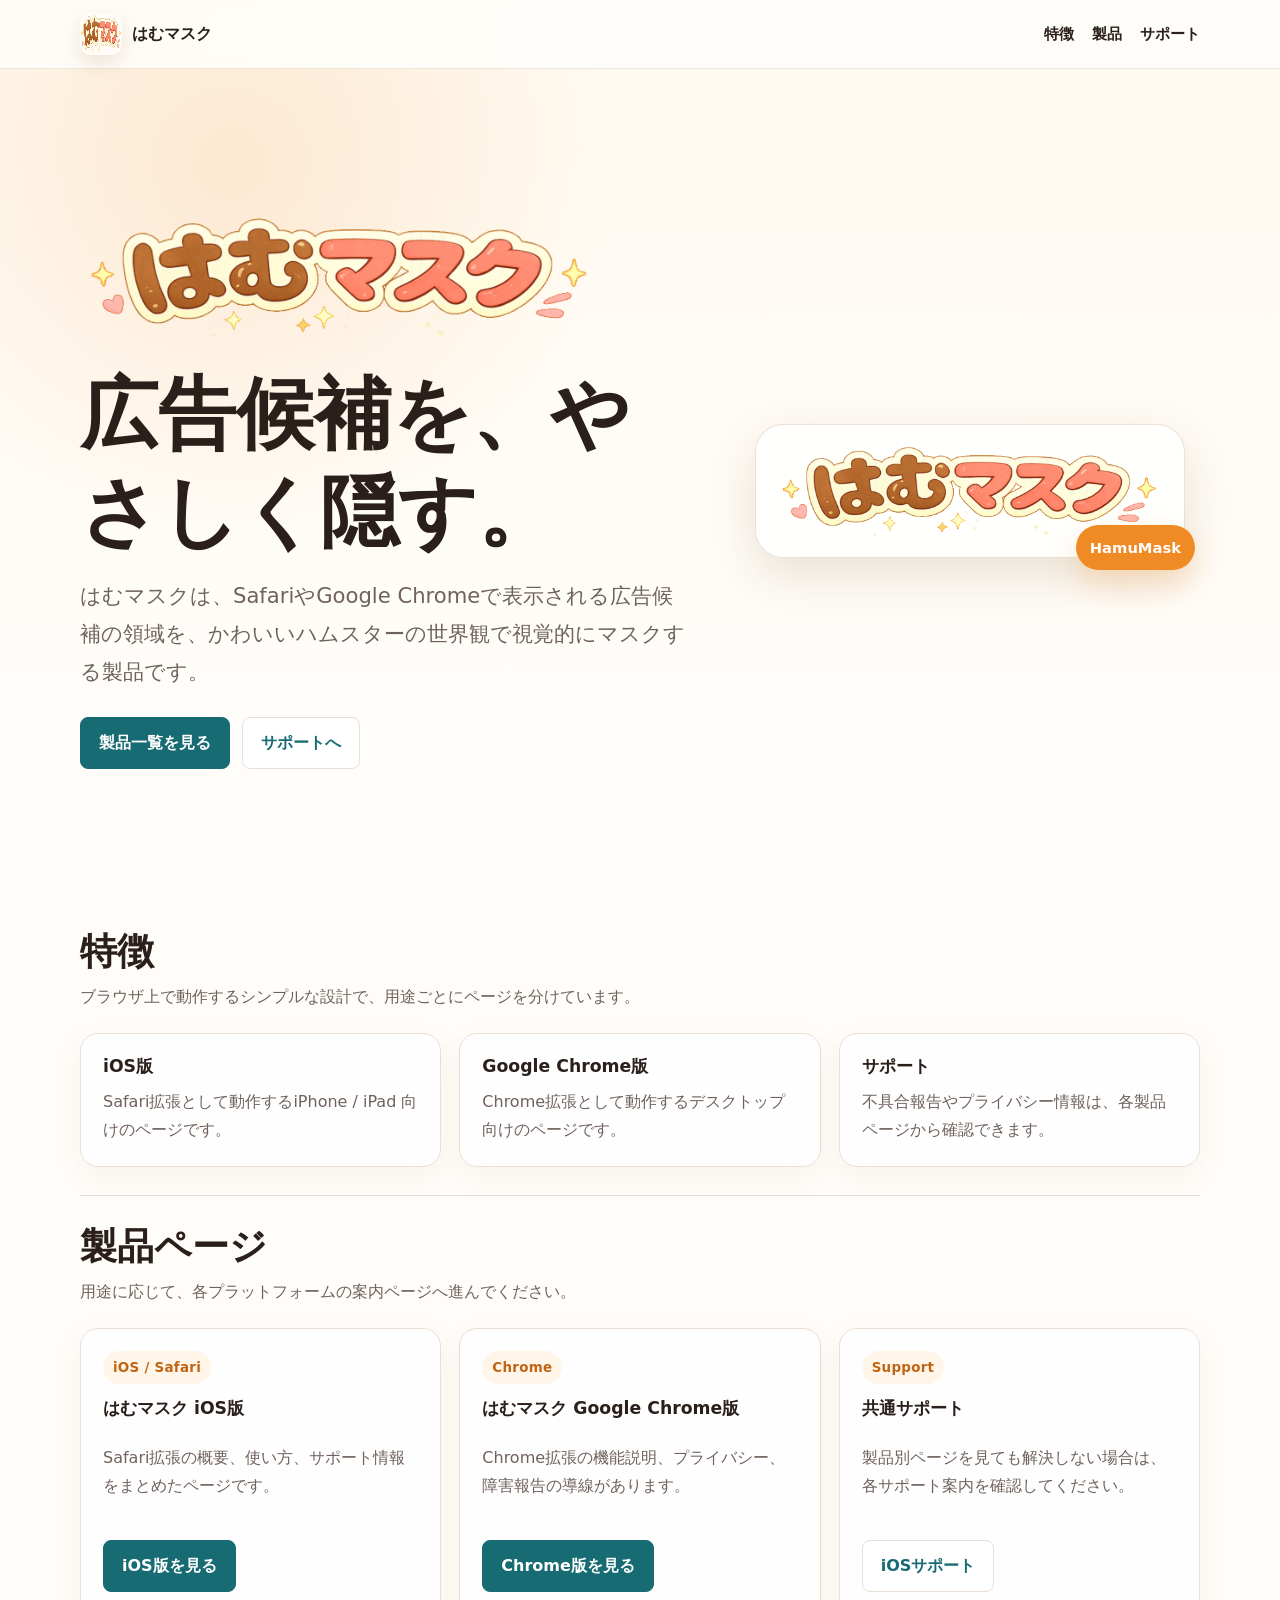
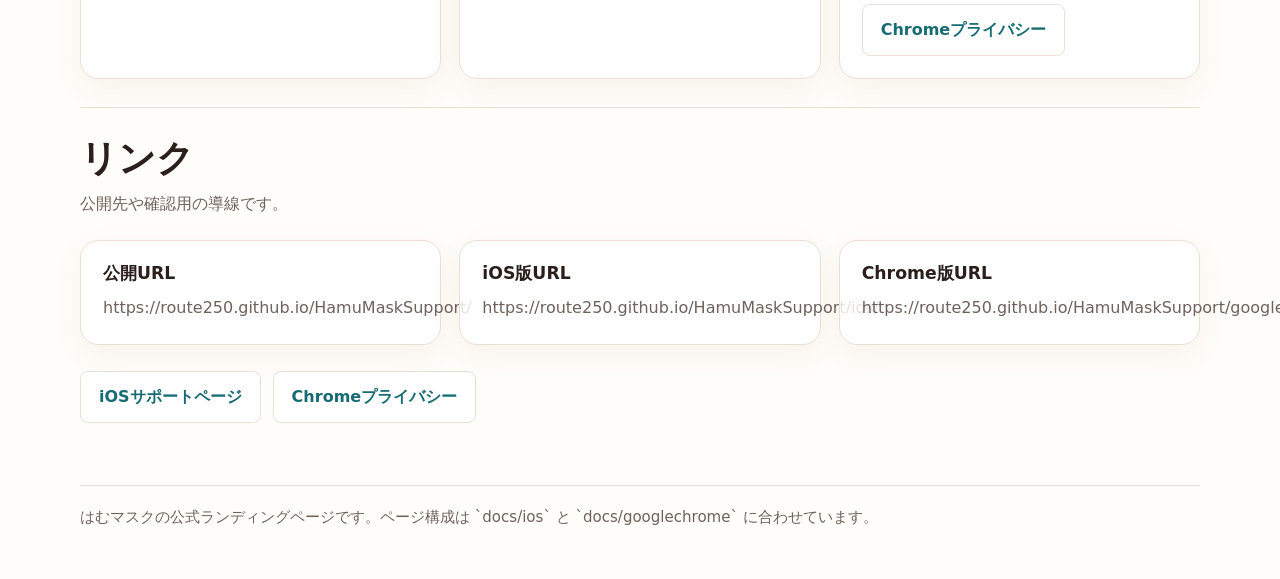
<file: docs/index.html>
<!doctype html>
<html lang="ja">
<head>
  <meta charset="utf-8">
  <meta name="viewport" content="width=device-width, initial-scale=1">
  <title>はむマスク | 公式ランディングページ</title>
  <meta name="description" content="はむマスクの公式ランディングページです。iOS版Safari拡張とGoogle Chrome拡張の案内、サポートページへの導線をまとめています。">
  <meta name="theme-color" content="#fff5e8">
  <link rel="icon" href="./assets/hamu-title-256.png">
  <style>
    :root {
      color-scheme: light;
      --text: #2a1f1a;
      --muted: #6f625c;
      --line: #eadfd5;
      --bg: #fffdf9;
      --band: #fff5e8;
      --surface: #ffffff;
      --accent: #f08a24;
      --accent-dark: #bf6515;
      --support: #176b72;
      --support-dark: #10535a;
      --shadow: 0 18px 50px rgba(125, 79, 28, 0.16);
    }

    * {
      box-sizing: border-box;
    }

    html {
      overflow-x: hidden;
      scroll-behavior: smooth;
    }

    body {
      margin: 0;
      overflow-x: hidden;
      background:
        radial-gradient(circle at top left, rgba(240, 138, 36, 0.12), transparent 26%),
        radial-gradient(circle at 92% 16%, rgba(23, 107, 114, 0.08), transparent 24%),
        var(--bg);
      color: var(--text);
      font-family: system-ui, -apple-system, BlinkMacSystemFont, "Segoe UI", sans-serif;
      font-size: 16px;
      line-height: 1.75;
    }

    img {
      display: block;
      max-width: 100%;
      height: auto;
    }

    a {
      color: var(--support);
      text-decoration-thickness: 0.08em;
      text-underline-offset: 0.18em;
    }

    a:hover {
      color: var(--support-dark);
    }

    .site-header {
      position: sticky;
      top: 0;
      z-index: 10;
      border-bottom: 1px solid rgba(234, 223, 213, 0.82);
      background: rgba(255, 253, 249, 0.92);
      backdrop-filter: blur(16px);
    }

    .nav {
      display: flex;
      align-items: center;
      justify-content: space-between;
      gap: 20px;
      width: min(1120px, calc(100% - 32px));
      min-height: 68px;
      margin: 0 auto;
    }

    .brand {
      display: inline-flex;
      align-items: center;
      gap: 10px;
      color: var(--text);
      text-decoration: none;
      font-weight: 800;
    }

    .brand img {
      width: 42px;
      height: 42px;
      border-radius: 10px;
      box-shadow: 0 8px 20px rgba(125, 79, 28, 0.14);
    }

    .nav-links {
      display: flex;
      align-items: center;
      gap: 18px;
      font-size: 0.95rem;
      font-weight: 700;
      flex-wrap: wrap;
      justify-content: flex-end;
    }

    .nav-links a {
      color: var(--text);
      text-decoration: none;
    }

    .nav-links a:hover {
      color: var(--accent-dark);
    }

    main {
      overflow: hidden;
    }

    .hero {
      background:
        radial-gradient(circle at 18% 12%, rgba(240, 138, 36, 0.16), transparent 30%),
        linear-gradient(180deg, #fffaf1 0%, #fffdf9 74%);
    }

    .hero-inner {
      display: grid;
      grid-template-columns: minmax(0, 1fr) minmax(300px, 460px);
      align-items: center;
      gap: 54px;
      width: min(1120px, calc(100% - 32px));
      min-height: calc(100svh - 68px);
      margin: 0 auto;
      padding: 58px 0 46px;
    }

    .title-art {
      width: min(520px, 100%);
      margin-bottom: 24px;
    }

    h1,
    h2,
    h3 {
      margin: 0;
      line-height: 1.25;
      letter-spacing: 0;
    }

    h1 {
      margin-bottom: 16px;
      font-size: clamp(2.35rem, 7vw, 4.9rem);
    }

    h2 {
      font-size: clamp(1.55rem, 3.6vw, 2.3rem);
    }

    h3 {
      font-size: 1.08rem;
    }

    p {
      margin: 0;
    }

    .lead {
      max-width: 620px;
      color: var(--muted);
      font-size: clamp(1.08rem, 2.2vw, 1.32rem);
      line-height: 1.8;
    }

    .hero-actions,
    .button-row {
      display: flex;
      flex-wrap: wrap;
      gap: 12px;
      margin-top: 26px;
    }

    .button {
      display: inline-flex;
      align-items: center;
      justify-content: center;
      min-height: 48px;
      padding: 11px 18px;
      border: 1px solid var(--support);
      border-radius: 8px;
      background: var(--support);
      color: #ffffff;
      font-weight: 800;
      text-decoration: none;
    }

    .button:hover {
      border-color: var(--support-dark);
      background: var(--support-dark);
      color: #ffffff;
    }

    .button.secondary {
      border-color: var(--line);
      background: var(--surface);
      color: var(--support);
    }

    .button.secondary:hover {
      border-color: var(--support);
      background: #f7fffd;
      color: var(--support-dark);
    }

    .hero-visual {
      position: relative;
      justify-self: center;
      width: min(430px, 100%);
    }

    .hero-card {
      padding: 18px;
      border: 1px solid rgba(234, 223, 213, 0.92);
      border-radius: 28px;
      background: rgba(255, 255, 255, 0.78);
      box-shadow: var(--shadow);
      backdrop-filter: blur(10px);
    }

    .hero-card img {
      border-radius: 18px;
    }

    .hero-badge {
      position: absolute;
      right: -10px;
      bottom: -12px;
      padding: 10px 14px;
      border-radius: 999px;
      background: var(--accent);
      color: #ffffff;
      font-size: 0.92rem;
      font-weight: 800;
      box-shadow: 0 14px 30px rgba(240, 138, 36, 0.24);
    }

    .section {
      width: min(1120px, calc(100% - 32px));
      margin: 0 auto;
      padding: 28px 0;
    }

    .section + .section {
      border-top: 1px solid var(--line);
    }

    .section-header {
      display: flex;
      flex-direction: column;
      gap: 8px;
      margin-bottom: 22px;
    }

    .section-lead {
      color: var(--muted);
      max-width: 760px;
    }

    .grid {
      display: grid;
      grid-template-columns: repeat(3, minmax(0, 1fr));
      gap: 18px;
    }

    .panel {
      padding: 22px;
      border: 1px solid var(--line);
      border-radius: 18px;
      background: rgba(255, 255, 255, 0.82);
      box-shadow: 0 10px 30px rgba(125, 79, 28, 0.06);
    }

    .panel p {
      color: var(--muted);
      margin-top: 10px;
    }

    .platform-card {
      display: flex;
      flex-direction: column;
      gap: 14px;
      min-height: 100%;
    }

    .platform-tag {
      display: inline-flex;
      align-items: center;
      width: fit-content;
      padding: 5px 10px;
      border-radius: 999px;
      background: var(--band);
      color: var(--accent-dark);
      font-size: 0.84rem;
      font-weight: 800;
      letter-spacing: 0.02em;
    }

    .list {
      margin: 0;
      padding-left: 1.2rem;
      color: var(--muted);
    }

    .list li + li {
      margin-top: 8px;
    }

    .footer {
      padding: 34px 0 48px;
      color: var(--muted);
      font-size: 0.94rem;
    }

    .footer-inner {
      width: min(1120px, calc(100% - 32px));
      margin: 0 auto;
      border-top: 1px solid var(--line);
      padding-top: 18px;
    }

    .meta {
      color: var(--muted);
    }

    @media (max-width: 900px) {
      .hero-inner,
      .grid {
        grid-template-columns: 1fr;
      }

      .hero-inner {
        gap: 28px;
        min-height: auto;
        padding-top: 36px;
      }

      .hero-visual {
        width: min(460px, 100%);
      }
    }

    @media (max-width: 640px) {
      .nav {
        align-items: flex-start;
        flex-direction: column;
        padding: 12px 0;
      }

      .nav-links {
        gap: 12px;
        justify-content: flex-start;
      }

      .section {
        padding: 22px 0;
      }

      .panel {
        padding: 18px;
      }

      .hero-badge {
        right: 8px;
        bottom: 8px;
      }
    }
  </style>
</head>
<body>
  <header class="site-header">
    <div class="nav">
      <a class="brand" href="#top" aria-label="はむマスク トップへ戻る">
        <img src="./assets/hamu-title-256.png" alt="" width="64" height="64">
        <span>はむマスク</span>
      </a>
      <nav class="nav-links" aria-label="サイト内リンク">
        <a href="#features">特徴</a>
        <a href="#platforms">製品</a>
        <a href="#support">サポート</a>
      </nav>
    </div>
  </header>

  <main id="top">
    <section class="hero">
      <div class="hero-inner">
        <div class="hero-copy">
          <img class="title-art" src="./assets/hamu-title-256.png" alt="はむマスク" width="600" height="148">
          <h1>広告候補を、やさしく隠す。</h1>
          <p class="lead">
            はむマスクは、SafariやGoogle Chromeで表示される広告候補の領域を、かわいいハムスターの世界観で視覚的にマスクする製品です。
          </p>
          <div class="hero-actions">
            <a class="button" href="#platforms">製品一覧を見る</a>
            <a class="button secondary" href="#support">サポートへ</a>
          </div>
        </div>

        <div class="hero-visual" aria-hidden="true">
          <div class="hero-card">
            <img src="./assets/hamu-title-256.png" alt="" width="600" height="148">
          </div>
          <div class="hero-badge">HamuMask</div>
        </div>
      </div>
    </section>

    <section class="section" id="features">
      <div class="section-header">
        <h2>特徴</h2>
        <p class="section-lead">ブラウザ上で動作するシンプルな設計で、用途ごとにページを分けています。</p>
      </div>
      <div class="grid">
        <article class="panel">
          <h3>iOS版</h3>
          <p>Safari拡張として動作するiPhone / iPad 向けのページです。</p>
        </article>
        <article class="panel">
          <h3>Google Chrome版</h3>
          <p>Chrome拡張として動作するデスクトップ向けのページです。</p>
        </article>
        <article class="panel">
          <h3>サポート</h3>
          <p>不具合報告やプライバシー情報は、各製品ページから確認できます。</p>
        </article>
      </div>
    </section>

    <section class="section" id="platforms">
      <div class="section-header">
        <h2>製品ページ</h2>
        <p class="section-lead">用途に応じて、各プラットフォームの案内ページへ進んでください。</p>
      </div>
      <div class="grid">
        <article class="panel platform-card">
          <span class="platform-tag">iOS / Safari</span>
          <h3>はむマスク iOS版</h3>
          <p>Safari拡張の概要、使い方、サポート情報をまとめたページです。</p>
          <div class="button-row">
            <a class="button" href="./ios/">iOS版を見る</a>
          </div>
        </article>
        <article class="panel platform-card">
          <span class="platform-tag">Chrome</span>
          <h3>はむマスク Google Chrome版</h3>
          <p>Chrome拡張の機能説明、プライバシー、障害報告の導線があります。</p>
          <div class="button-row">
            <a class="button" href="./googlechrome/">Chrome版を見る</a>
          </div>
        </article>
        <article class="panel platform-card">
          <span class="platform-tag">Support</span>
          <h3>共通サポート</h3>
          <p>製品別ページを見ても解決しない場合は、各サポート案内を確認してください。</p>
          <div class="button-row">
            <a class="button secondary" href="./ios/support/">iOSサポート</a>
            <a class="button secondary" href="./googlechrome/privacy/">Chromeプライバシー</a>
          </div>
        </article>
      </div>
    </section>

    <section class="section" id="support">
      <div class="section-header">
        <h2>リンク</h2>
        <p class="section-lead">公開先や確認用の導線です。</p>
      </div>
      <div class="grid">
        <article class="panel">
          <h3>公開URL</h3>
          <p class="meta">https://route250.github.io/HamuMaskSupport/</p>
        </article>
        <article class="panel">
          <h3>iOS版URL</h3>
          <p class="meta">https://route250.github.io/HamuMaskSupport/ios/</p>
        </article>
        <article class="panel">
          <h3>Chrome版URL</h3>
          <p class="meta">https://route250.github.io/HamuMaskSupport/googlechrome/</p>
        </article>
      </div>
      <div class="button-row">
        <a class="button secondary" href="./ios/support/">iOSサポートページ</a>
        <a class="button secondary" href="./googlechrome/privacy/">Chromeプライバシー</a>
      </div>
    </section>
  </main>

  <footer class="footer">
    <div class="footer-inner">
      <p>はむマスクの公式ランディングページです。ページ構成は `docs/ios` と `docs/googlechrome` に合わせています。</p>
    </div>
  </footer>
</body>
</html>
</file>
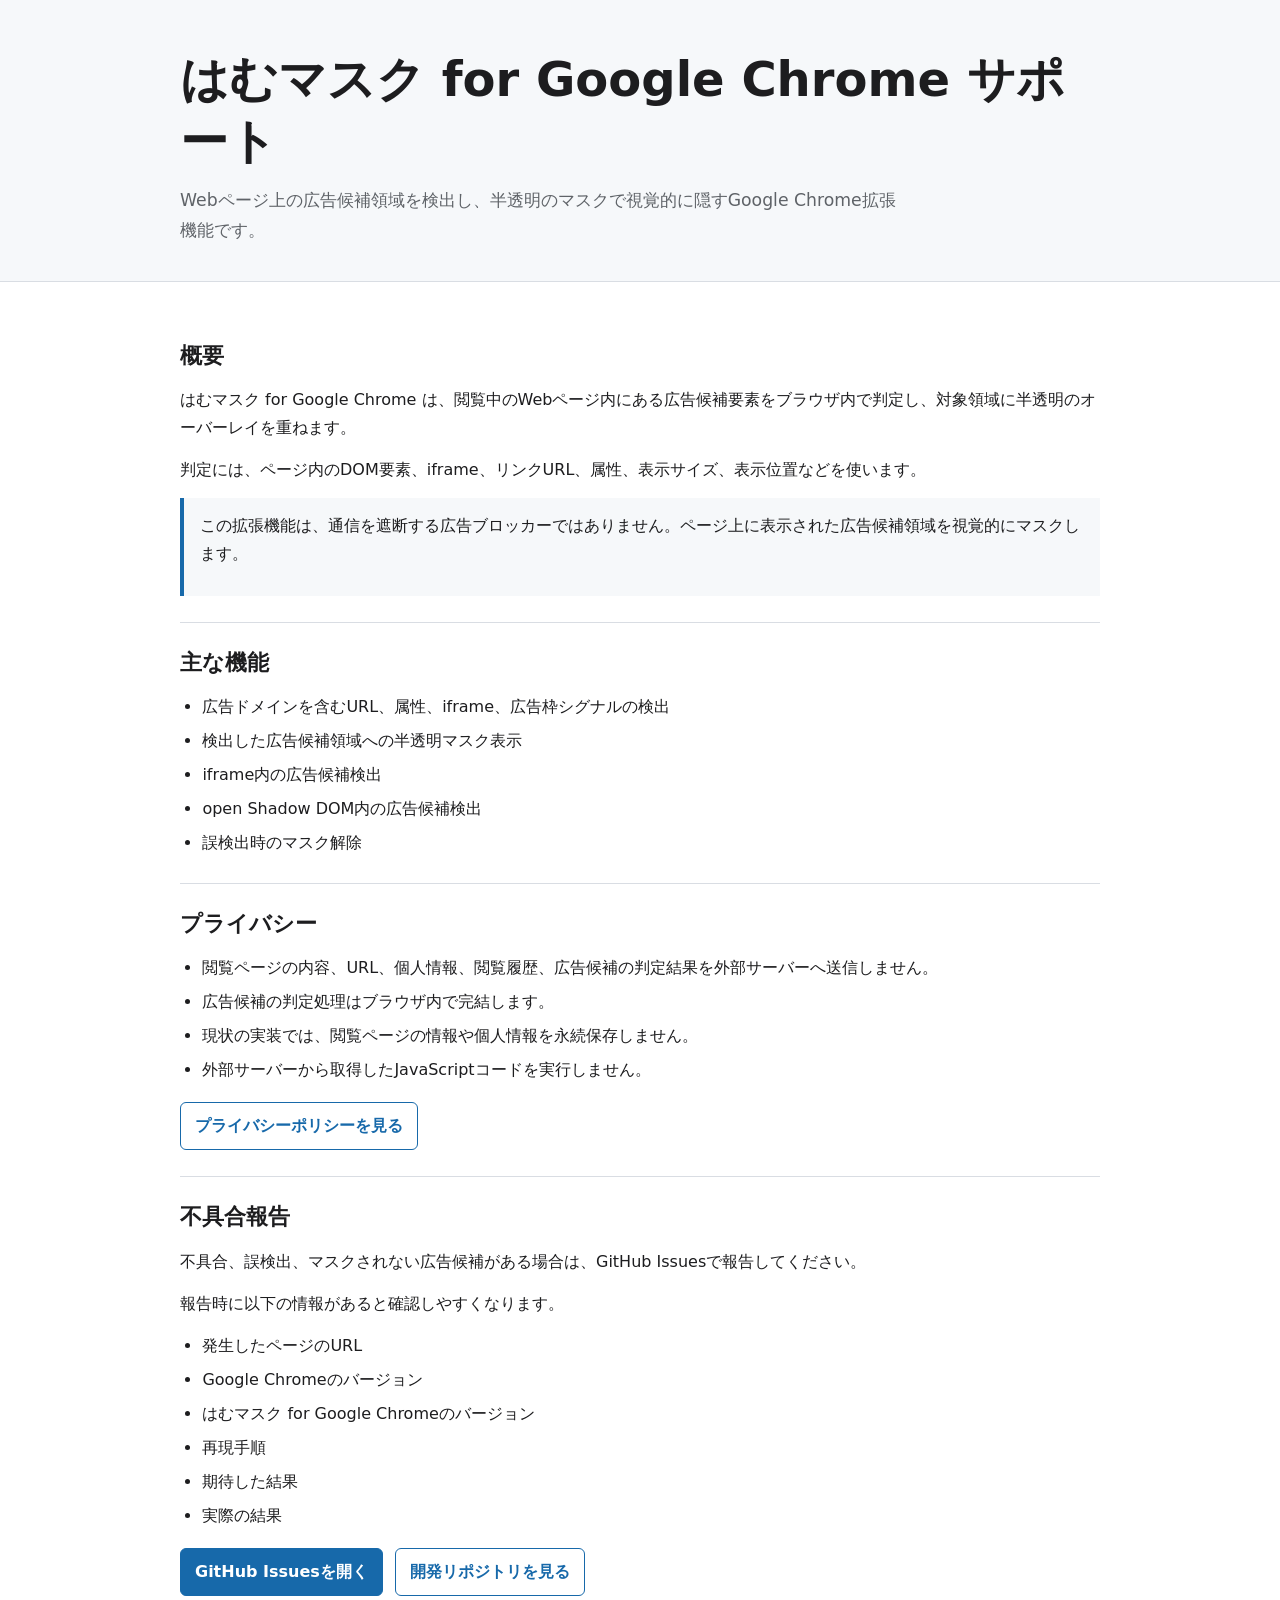
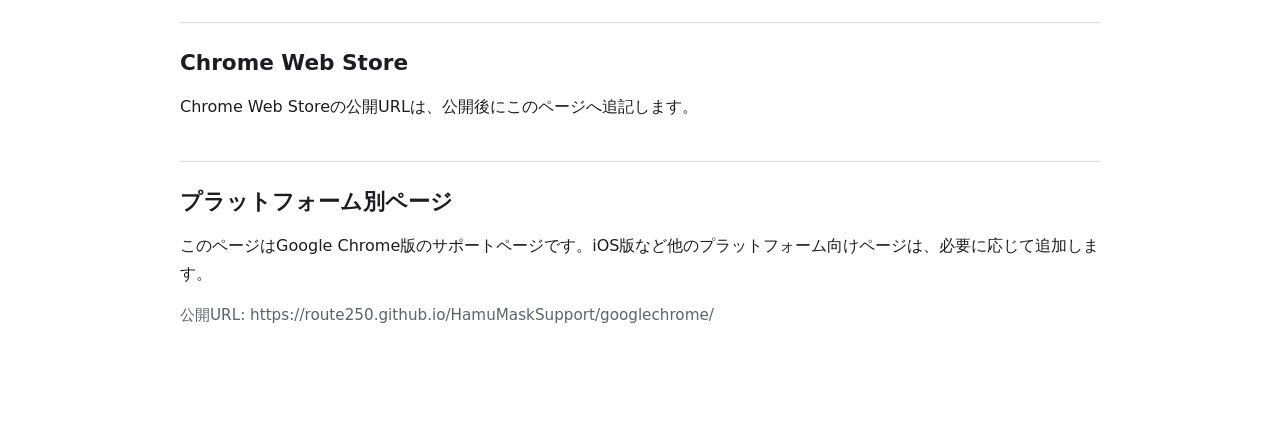
<file: docs/googlechrome/index.html>
<!doctype html>
<html lang="ja">
<head>
  <meta charset="utf-8">
  <meta name="viewport" content="width=device-width, initial-scale=1">
  <title>はむマスク for Google Chrome サポート</title>
  <meta name="description" content="はむマスク for Google Chrome のサポートページです。機能、プライバシー、不具合報告方法を掲載しています。">
  <style>
    :root {
      color-scheme: light;
      --text: #1d1d1f;
      --muted: #5f6368;
      --line: #d9dde3;
      --bg: #ffffff;
      --band: #f6f8fa;
      --accent: #1769aa;
      --accent-dark: #0f4f84;
    }

    * {
      box-sizing: border-box;
    }

    body {
      margin: 0;
      background: var(--bg);
      color: var(--text);
      font-family: system-ui, -apple-system, BlinkMacSystemFont, "Segoe UI", sans-serif;
      font-size: 16px;
      line-height: 1.75;
    }

    a {
      color: var(--accent);
      text-decoration-thickness: 0.08em;
      text-underline-offset: 0.18em;
    }

    a:hover {
      color: var(--accent-dark);
    }

    header {
      border-bottom: 1px solid var(--line);
      background: var(--band);
    }

    main,
    .header-inner {
      width: min(920px, calc(100% - 32px));
      margin: 0 auto;
    }

    .header-inner {
      padding: 48px 0 36px;
    }

    h1,
    h2 {
      line-height: 1.3;
      letter-spacing: 0;
    }

    h1 {
      margin: 0 0 12px;
      font-size: clamp(2rem, 5vw, 3rem);
    }

    h2 {
      margin: 0 0 16px;
      font-size: 1.35rem;
    }

    p {
      margin: 0 0 14px;
    }

    ul {
      margin: 0;
      padding-left: 1.4rem;
    }

    li + li {
      margin-top: 6px;
    }

    main {
      padding: 34px 0 56px;
    }

    section {
      padding: 26px 0;
      border-bottom: 1px solid var(--line);
    }

    section:last-child {
      border-bottom: 0;
    }

    .lead {
      max-width: 720px;
      margin: 0;
      color: var(--muted);
      font-size: 1.08rem;
    }

    .note {
      margin-top: 14px;
      padding: 14px 16px;
      border-left: 4px solid var(--accent);
      background: var(--band);
    }

    .button-row {
      display: flex;
      flex-wrap: wrap;
      gap: 12px;
      margin-top: 18px;
    }

    .button {
      display: inline-flex;
      align-items: center;
      min-height: 44px;
      padding: 9px 14px;
      border: 1px solid var(--accent);
      color: #ffffff;
      background: var(--accent);
      border-radius: 6px;
      text-decoration: none;
      font-weight: 600;
    }

    .button.secondary {
      color: var(--accent);
      background: transparent;
    }

    .meta {
      color: var(--muted);
      font-size: 0.95rem;
    }
  </style>
</head>
<body>
  <header>
    <div class="header-inner">
      <h1>はむマスク for Google Chrome サポート</h1>
      <p class="lead">Webページ上の広告候補領域を検出し、半透明のマスクで視覚的に隠すGoogle Chrome拡張機能です。</p>
    </div>
  </header>

  <main>
    <section aria-labelledby="overview">
      <h2 id="overview">概要</h2>
      <p>はむマスク for Google Chrome は、閲覧中のWebページ内にある広告候補要素をブラウザ内で判定し、対象領域に半透明のオーバーレイを重ねます。</p>
      <p>判定には、ページ内のDOM要素、iframe、リンクURL、属性、表示サイズ、表示位置などを使います。</p>
      <div class="note">
        <p>この拡張機能は、通信を遮断する広告ブロッカーではありません。ページ上に表示された広告候補領域を視覚的にマスクします。</p>
      </div>
    </section>

    <section aria-labelledby="features">
      <h2 id="features">主な機能</h2>
      <ul>
        <li>広告ドメインを含むURL、属性、iframe、広告枠シグナルの検出</li>
        <li>検出した広告候補領域への半透明マスク表示</li>
        <li>iframe内の広告候補検出</li>
        <li>open Shadow DOM内の広告候補検出</li>
        <li>誤検出時のマスク解除</li>
      </ul>
    </section>

    <section aria-labelledby="privacy">
      <h2 id="privacy">プライバシー</h2>
      <ul>
        <li>閲覧ページの内容、URL、個人情報、閲覧履歴、広告候補の判定結果を外部サーバーへ送信しません。</li>
        <li>広告候補の判定処理はブラウザ内で完結します。</li>
        <li>現状の実装では、閲覧ページの情報や個人情報を永続保存しません。</li>
        <li>外部サーバーから取得したJavaScriptコードを実行しません。</li>
      </ul>
      <div class="button-row">
        <a class="button secondary" href="./privacy/">プライバシーポリシーを見る</a>
      </div>
    </section>

    <section aria-labelledby="support">
      <h2 id="support">不具合報告</h2>
      <p>不具合、誤検出、マスクされない広告候補がある場合は、GitHub Issuesで報告してください。</p>
      <p>報告時に以下の情報があると確認しやすくなります。</p>
      <ul>
        <li>発生したページのURL</li>
        <li>Google Chromeのバージョン</li>
        <li>はむマスク for Google Chromeのバージョン</li>
        <li>再現手順</li>
        <li>期待した結果</li>
        <li>実際の結果</li>
      </ul>
      <div class="button-row">
        <a class="button" href="https://github.com/route250/HamuMask-GoogleChrome/issues">GitHub Issuesを開く</a>
        <a class="button secondary" href="https://github.com/route250/HamuMask-GoogleChrome">開発リポジトリを見る</a>
      </div>
    </section>

    <section aria-labelledby="store">
      <h2 id="store">Chrome Web Store</h2>
      <p>Chrome Web Storeの公開URLは、公開後にこのページへ追記します。</p>
    </section>

    <section aria-labelledby="platforms">
      <h2 id="platforms">プラットフォーム別ページ</h2>
      <p>このページはGoogle Chrome版のサポートページです。iOS版など他のプラットフォーム向けページは、必要に応じて追加します。</p>
      <p class="meta">公開URL: https://route250.github.io/HamuMaskSupport/googlechrome/</p>
    </section>
  </main>
</body>
</html>
</file>
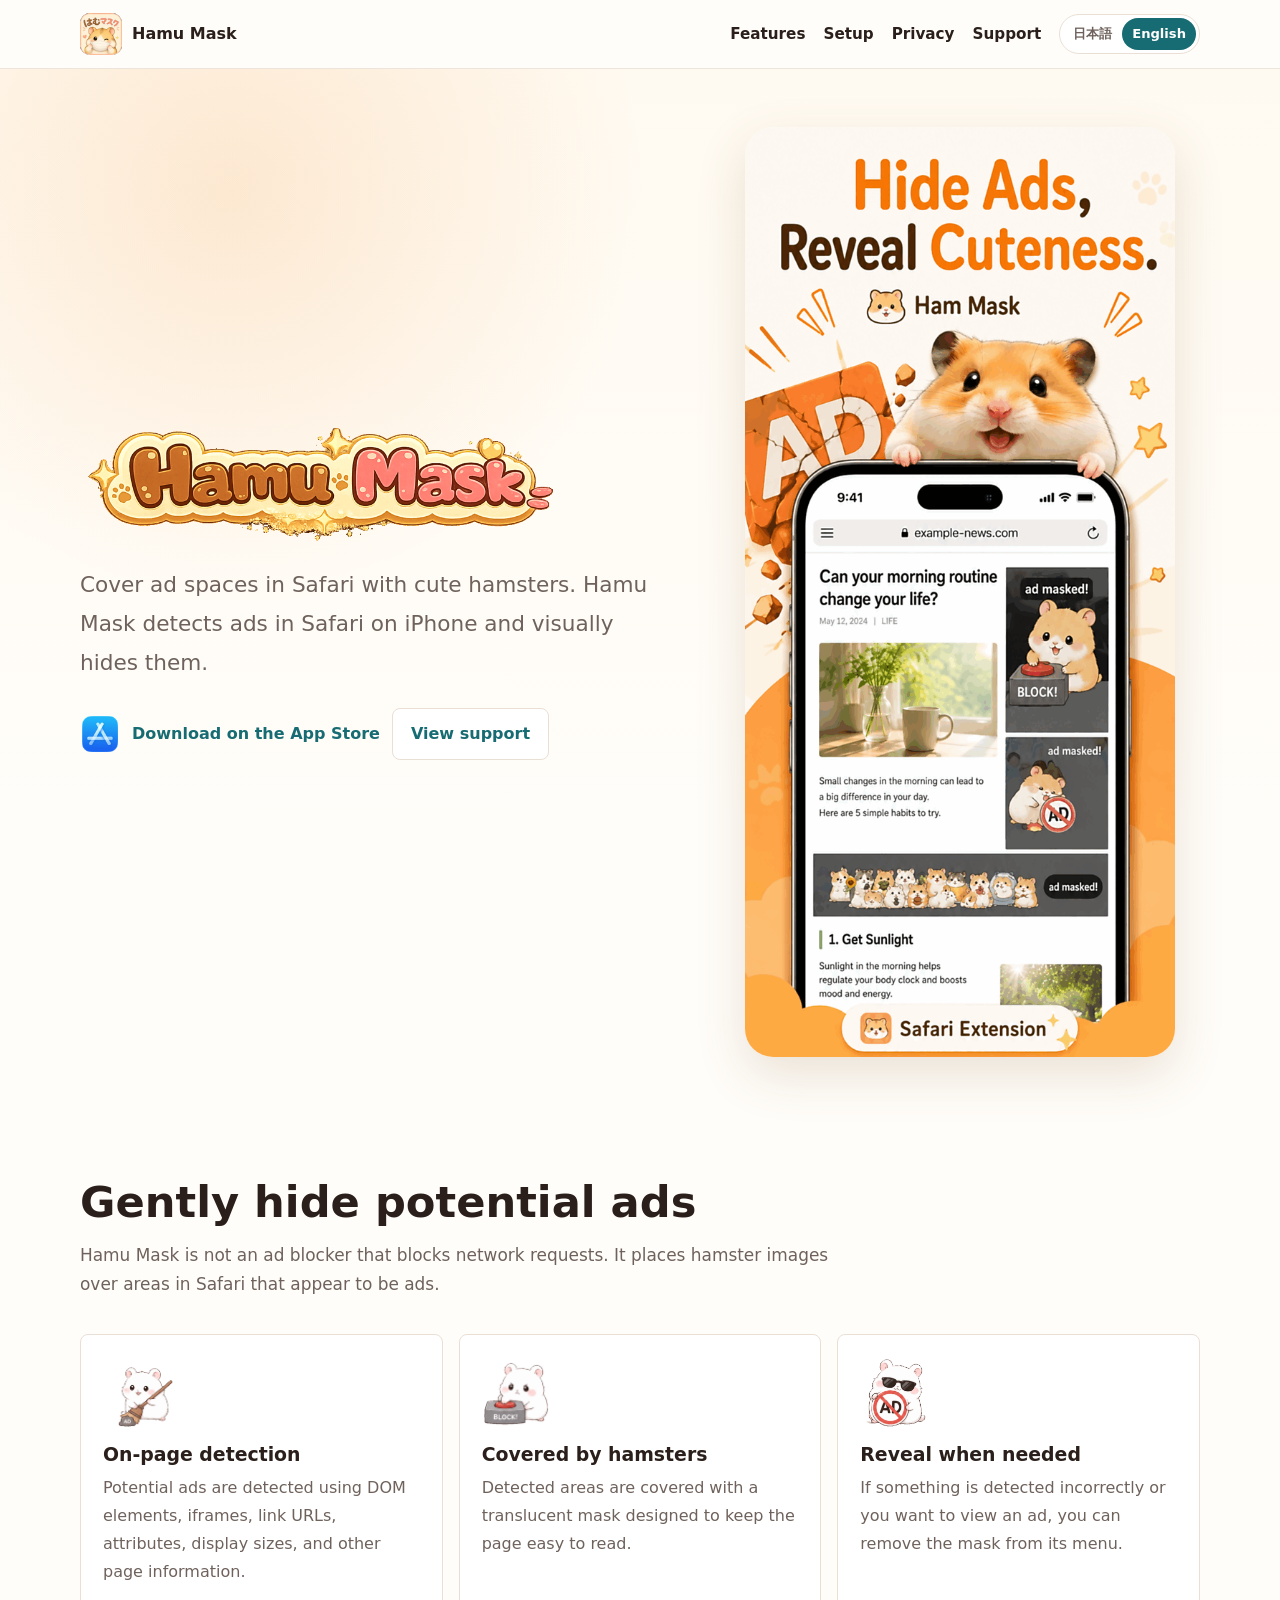
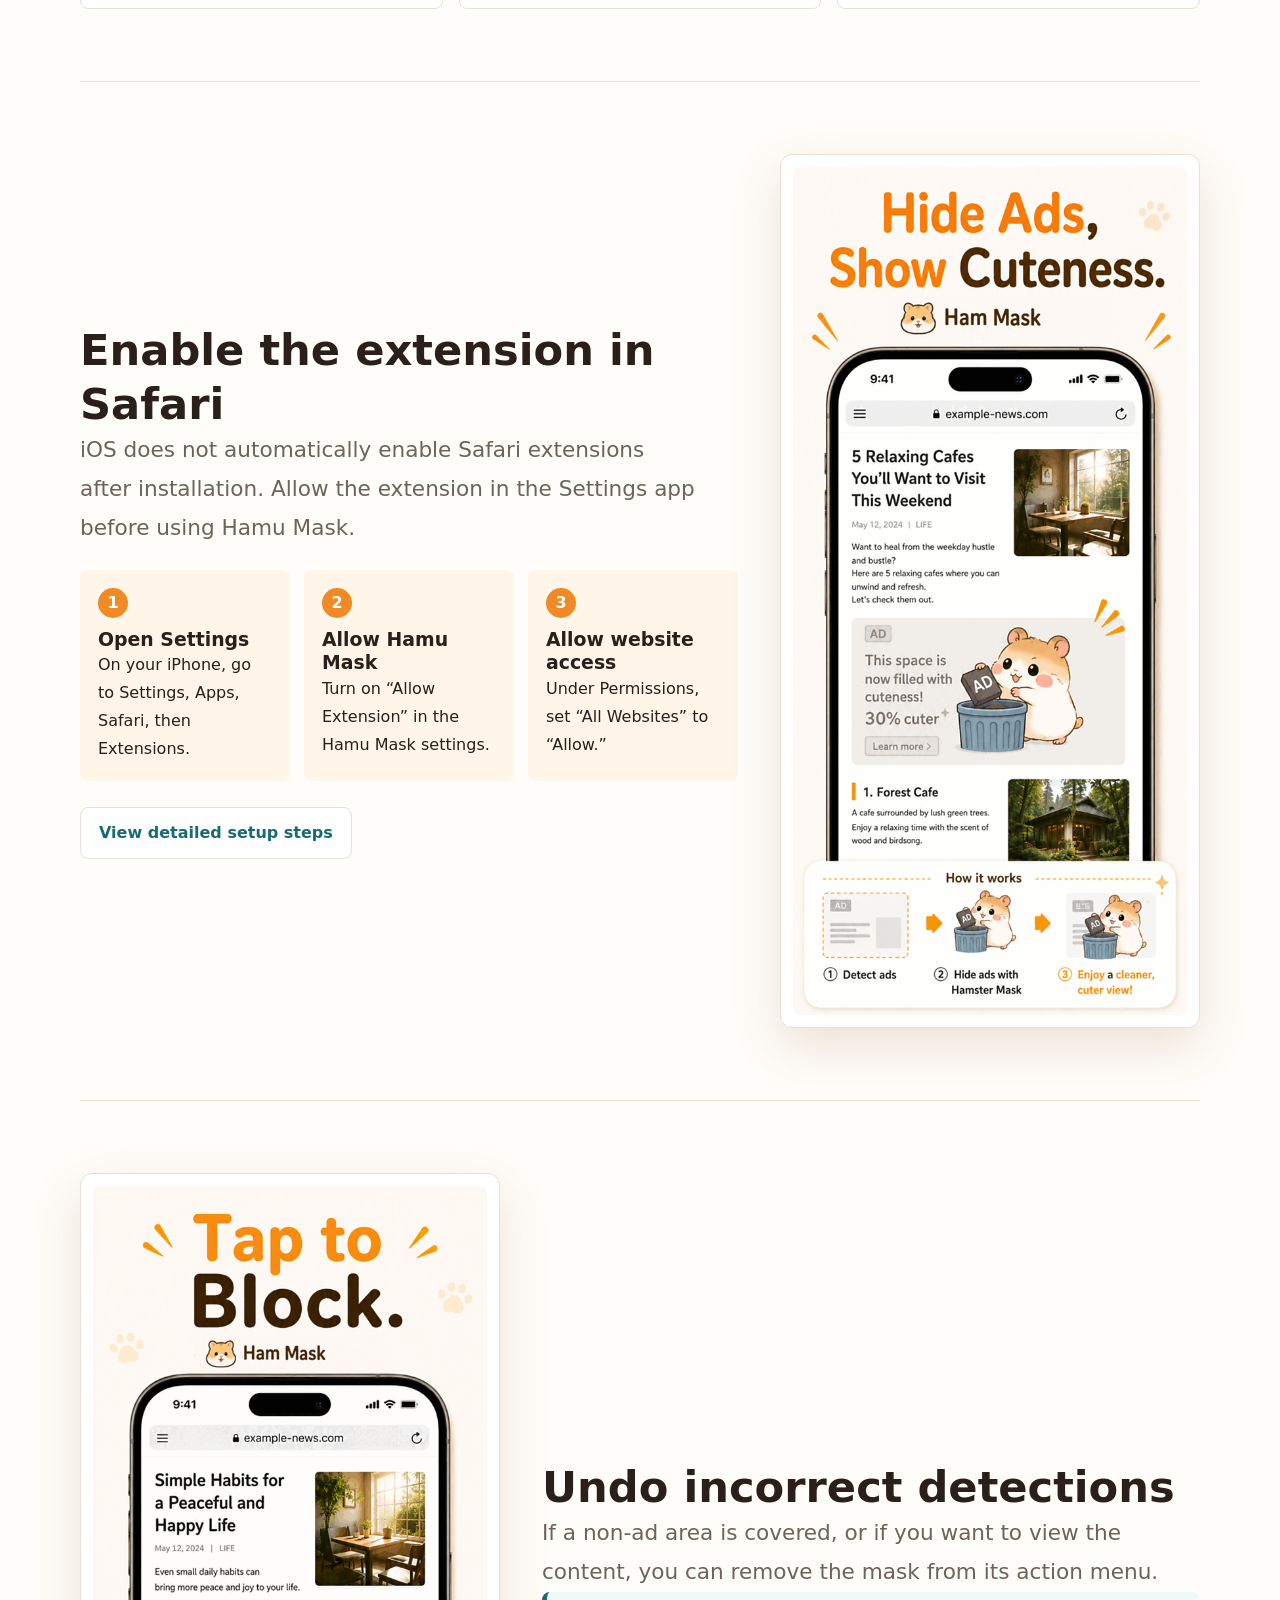
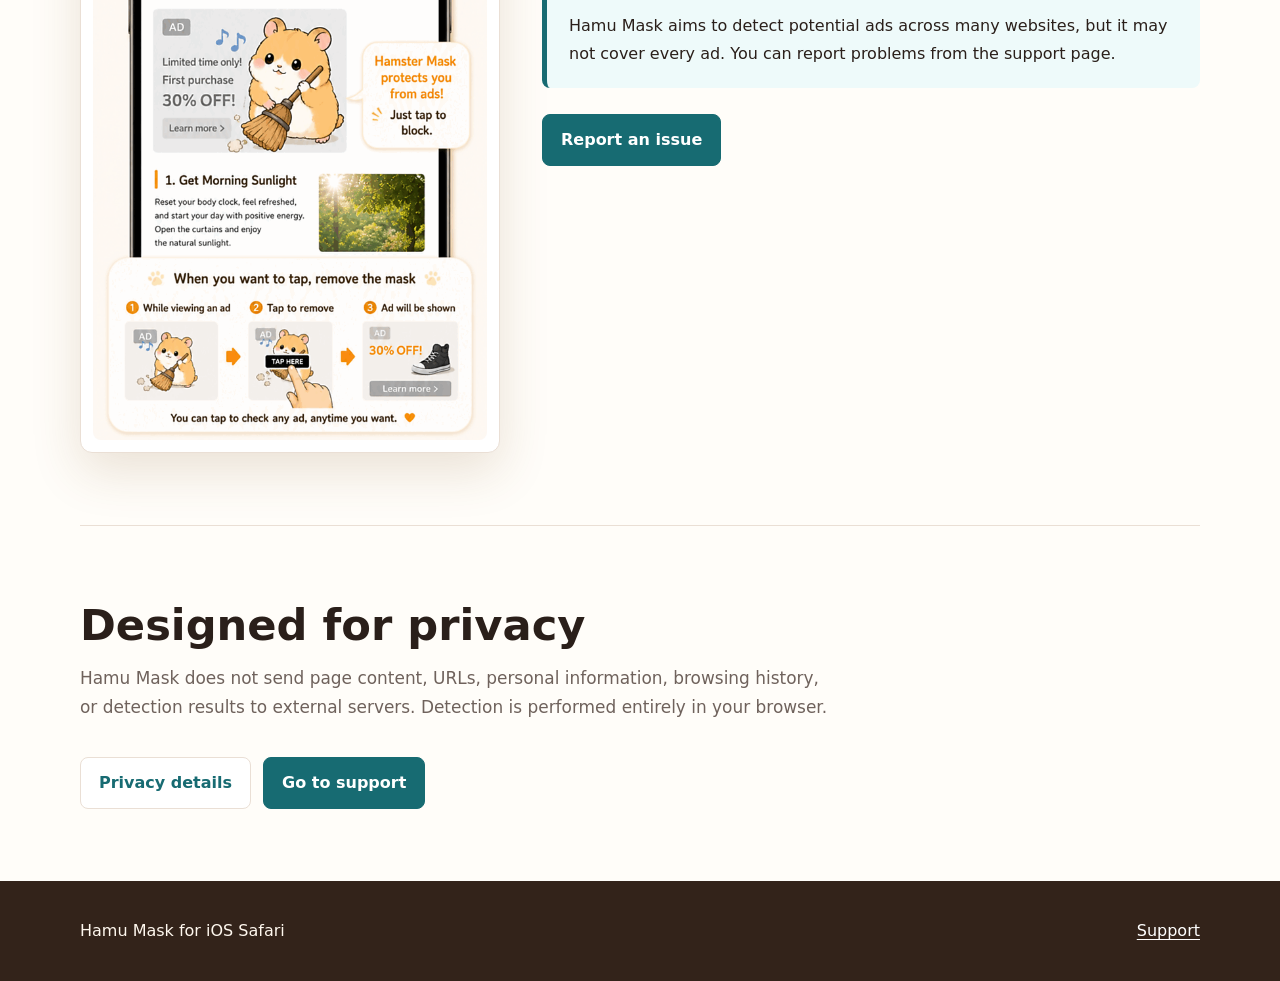
<file: docs/ios/index.html>
<!doctype html>
<html lang="ja">
<head>
  <meta charset="utf-8">
  <meta name="viewport" content="width=device-width, initial-scale=1">
  <title>はむマスク - iOS Safari広告マスク拡張機能</title>
  <meta name="description" content="はむマスクは、iOS Safariに表示される広告候補の枠を、かわいいハムスター画像で視覚的にマスクするSafari拡張機能です。">
  <link rel="icon" href="./assets/hamu-icon-64.png">
  <script>
    (() => {
      let language;
      try {
        language = localStorage.getItem('hamu-mask-language');
      } catch (_) {}
      if (language !== 'ja' && language !== 'en') {
        language = (navigator.languages || [navigator.language]).some((value) => value.toLowerCase().startsWith('ja')) ? 'ja' : 'en';
      }
      document.documentElement.lang = language;
    })();
  </script>
  <link rel="stylesheet" href="./style.css">
</head>
<body class="page-landing">
  <header class="site-header">
    <nav class="nav" aria-label="メインナビゲーション" data-ja-aria-label="メインナビゲーション" data-en-aria-label="Main navigation">
      <a class="brand" href="./">
        <img src="../assets/hamu-icon-64.png" alt="" width="64" height="64">
        <span data-ja="はむマスク" data-en="Hamu Mask">はむマスク</span>
      </a>
      <div class="nav-tools">
        <div class="nav-links">
          <a href="#features" data-ja="機能" data-en="Features">機能</a>
          <a href="#setup" data-ja="使い方" data-en="Setup">使い方</a>
          <a href="#privacy" data-ja="プライバシー" data-en="Privacy">プライバシー</a>
          <a href="./support/" data-ja="サポート" data-en="Support">サポート</a>
        </div>
        <div class="language-switcher" role="group" aria-label="言語を選択" data-ja-aria-label="言語を選択" data-en-aria-label="Select language">
          <button class="language-button" type="button" data-language="ja" aria-pressed="true">日本語</button>
          <button class="language-button" type="button" data-language="en" aria-pressed="false">English</button>
        </div>
      </div>
    </nav>
  </header>

  <main>
    <section class="hero" aria-labelledby="hero-title">
      <div class="hero-inner">
        <div>
          <img class="title-art" src="../assets/hamu-title-ja-1203x297.png" data-ja-src="../assets/hamu-title-ja-1203x297.png" data-en-src="../assets/hamu-title-en-800x198.png" data-ja-width="1203" data-en-width="800" data-ja-height="297" data-en-height="198" alt="はむマスク" data-ja-alt="はむマスク" data-en-alt="Hamu Mask" width="1203" height="297">
          <h1 id="hero-title" class="visually-hidden" data-ja="はむマスク" data-en="Hamu Mask">はむマスク</h1>
          <p class="lead" data-ja="Safariの広告枠を、かわいいハムスターでマスク。iPhoneのSafariで広告を検出し視覚的に隠します。" data-en="Cover ad spaces in Safari with cute hamsters. Hamu Mask detects ads in Safari on iPhone and visually hides them.">Safariの広告枠を、かわいいハムスターでマスク。iPhoneのSafariで広告を検出し視覚的に隠します。</p>
          <div class="hero-actions">
            <a class="app-store-button" href="https://apps.apple.com/app/apple-store/id6775924240?pt=128881710&amp;ct=homepage&amp;mt=8">
              <img src="./assets/App_Store_26_icon.webp" alt="" aria-hidden="true" width="40" height="40">
              <span data-ja="App Storeでダウンロード" data-en="Download on the App Store">App Storeでダウンロード</span>
            </a>
            <a class="button secondary" href="./support/" data-ja="サポートを見る" data-en="View support">サポートを見る</a>
          </div>
        </div>
        <div class="hero-visual" aria-hidden="true">
          <img src="./assets/promote-01-ja-600x1299.png" data-ja-src="./assets/promote-01-ja-600x1299.png" data-en-src="./assets/promote-01-en-600x1297.png" data-ja-height="1299" data-en-height="1297" alt="" width="600" height="1299">
        </div>
      </div>
    </section>

    <section id="features" class="section" aria-labelledby="features-title">
      <div class="section-head">
        <h2 id="features-title" data-ja="広告候補をやさしく見えなくする" data-en="Gently hide potential ads">広告候補をやさしく見えなくする</h2>
        <p data-ja="はむマスクは通信を遮断する広告ブロッカーではありません。Safariに表示された広告候補の領域に、ハムスター画像のマスクを重ねます。" data-en="Hamu Mask is not an ad blocker that blocks network requests. It places hamster images over areas in Safari that appear to be ads.">はむマスクは通信を遮断する広告ブロッカーではありません。Safariに表示された広告候補の領域に、ハムスター画像のマスクを重ねます。</p>
      </div>
      <div class="feature-grid">
        <article class="feature">
          <img src="../assets/hamster101-256.png" alt="" width="298" height="298">
          <h3 data-ja="ページ内で判定" data-en="On-page detection">ページ内で判定</h3>
          <p data-ja="DOM要素、iframe、リンクURL、属性、表示サイズなどを使って広告候補を検出します。" data-en="Potential ads are detected using DOM elements, iframes, link URLs, attributes, display sizes, and other page information.">DOM要素、iframe、リンクURL、属性、表示サイズなどを使って広告候補を検出します。</p>
        </article>
        <article class="feature">
          <img src="../assets/hamster102-256.png" alt="" width="281" height="281">
          <h3 data-ja="ハムスターでマスク" data-en="Covered by hamsters">ハムスターでマスク</h3>
          <p data-ja="検出した広告候補領域を、ページの内容を読みやすく保つ半透明のマスクで覆います。" data-en="Detected areas are covered with a translucent mask designed to keep the page easy to read.">検出した広告候補領域を、ページの内容を読みやすく保つ半透明のマスクで覆います。</p>
        </article>
        <article class="feature">
          <img src="../assets/hamster103-256.png" alt="" width="273" height="273">
          <h3 data-ja="必要なときは解除" data-en="Reveal when needed">必要なときは解除</h3>
          <p data-ja="誤検出や確認したい広告がある場合は、マスクのメニューから解除できます。" data-en="If something is detected incorrectly or you want to view an ad, you can remove the mask from its menu.">誤検出や確認したい広告がある場合は、マスクのメニューから解除できます。</p>
        </article>
      </div>
    </section>

    <section id="setup" class="section split" aria-labelledby="setup-title">
      <div>
        <h2 id="setup-title" data-ja="Safariの設定をしてください。" data-en="Enable the extension in Safari">Safariの設定をしてください。</h2>
        <p class="lead" data-ja="iOSの仕様上、アプリをインストールしただけではSafari側で自動有効化されません。設定アプリからSafari拡張機能を許可してください。" data-en="iOS does not automatically enable Safari extensions after installation. Allow the extension in the Settings app before using Hamu Mask.">iOSの仕様上、アプリをインストールしただけではSafari側で自動有効化されません。設定アプリからSafari拡張機能を許可してください。</p>
        <div class="steps">
          <div class="step">
            <span class="step-number">1</span>
            <h3 data-ja="設定を開く" data-en="Open Settings">設定を開く</h3>
            <p data-ja="iPhoneの設定から、アプリ、Safari、機能拡張へ進みます。" data-en="On your iPhone, go to Settings, Apps, Safari, then Extensions.">iPhoneの設定から、アプリ、Safari、機能拡張へ進みます。</p>
          </div>
          <div class="step">
            <span class="step-number">2</span>
            <h3 data-ja="はむマスクを許可" data-en="Allow Hamu Mask">はむマスクを許可</h3>
            <p data-ja="はむマスクの設定で「拡張機能を許可」をオンにします。" data-en="Turn on “Allow Extension” in the Hamu Mask settings.">はむマスクの設定で「拡張機能を許可」をオンにします。</p>
          </div>
          <div class="step">
            <span class="step-number">3</span>
            <h3 data-ja="Webサイトを許可" data-en="Allow website access">Webサイトを許可</h3>
            <p data-ja="アクセス権設定で「すべてのWebサイト」を「許可」にします。" data-en="Under Permissions, set “All Websites” to “Allow.”">アクセス権設定で「すべてのWebサイト」を「許可」にします。</p>
          </div>
        </div>
        <div class="button-row">
          <a class="button secondary" href="./support/#setup" data-ja="詳しい設定手順を見る" data-en="View detailed setup steps">詳しい設定手順を見る</a>
        </div>
      </div>
      <div class="visual-card">
        <img src="./assets/promote-02-ja-600x1299.png" data-ja-src="./assets/promote-02-ja-600x1299.png" data-en-src="./assets/promote-02-en-600x1291.png" data-ja-height="1299" data-en-height="1291" alt="はむマスクが広告候補を検出してハムスター画像でマスクする説明画像" data-ja-alt="はむマスクが広告候補を検出してハムスター画像でマスクする説明画像" data-en-alt="Illustration showing Hamu Mask detecting and covering a potential ad with a hamster image" width="600" height="1299">
      </div>
    </section>

    <section class="section split reverse" aria-labelledby="unmask-title">
      <div class="visual-card">
        <img src="./assets/promote-03-ja-600x1299.png" data-ja-src="./assets/promote-03-ja-600x1299.png" data-en-src="./assets/promote-03-en-600x1300.png" data-ja-height="1299" data-en-height="1300" alt="タップしたい広告はマスクを解除して確認できる説明画像" data-ja-alt="タップしたい広告はマスクを解除して確認できる説明画像" data-en-alt="Illustration showing that a mask can be removed to view or tap an ad" width="600" height="1299">
      </div>
      <div>
        <h2 id="unmask-title" data-ja="誤検出でも戻せる" data-en="Undo incorrect detections">誤検出でも戻せる</h2>
        <p class="lead" data-ja="広告ではない領域がマスクされた場合や、内容を確認したい場合は、マスクの操作メニューから解除できます。" data-en="If a non-ad area is covered, or if you want to view the content, you can remove the mask from its action menu.">広告ではない領域がマスクされた場合や、内容を確認したい場合は、マスクの操作メニューから解除できます。</p>
        <div class="note">
          <p data-ja="はむマスクは汎用的な広告候補検出を目指していますが、すべての広告を完全にマスクできるとは限りません。見つけた問題はサポートページから報告できます。" data-en="Hamu Mask aims to detect potential ads across many websites, but it may not cover every ad. You can report problems from the support page.">はむマスクは汎用的な広告候補検出を目指していますが、すべての広告を完全にマスクできるとは限りません。見つけた問題はサポートページから報告できます。</p>
        </div>
        <div class="button-row">
          <a class="button" href="./support/#report" data-ja="不具合を報告する" data-en="Report an issue">不具合を報告する</a>
        </div>
      </div>
    </section>

    <section id="privacy" class="section" aria-labelledby="privacy-title">
      <div class="section-head">
        <h2 id="privacy-title" data-ja="ブラウザ処理で安心設計" data-en="Designed for privacy">ブラウザ処理で安心設計</h2>
        <p data-ja="閲覧ページの内容、URL、個人情報、閲覧履歴、広告候補の判定結果を外部サーバーへ送信しません。広告候補の判定処理はブラウザ内で完結します。" data-en="Hamu Mask does not send page content, URLs, personal information, browsing history, or detection results to external servers. Detection is performed entirely in your browser.">閲覧ページの内容、URL、個人情報、閲覧履歴、広告候補の判定結果を外部サーバーへ送信しません。広告候補の判定処理はブラウザ内で完結します。</p>
      </div>
      <div class="button-row">
        <a class="button secondary" href="./support/#privacy" data-ja="プライバシーの詳細を見る" data-en="Privacy details">プライバシーの詳細を見る</a>
        <a class="button" href="./support/" data-ja="サポートページへ" data-en="Go to support">サポートページへ</a>
      </div>
    </section>
  </main>

  <footer class="footer">
    <div class="footer-inner">
      <p data-ja="はむマスク for iOS Safari" data-en="Hamu Mask for iOS Safari">はむマスク for iOS Safari</p>
      <p><a href="./support/" data-ja="サポート" data-en="Support">サポート</a></p>
    </div>
  </footer>
  <script>
    (() => {
      const pageMetadata = {
        ja: {
          title: 'はむマスク - iOS Safari広告マスク拡張機能',
          description: 'はむマスクは、iOS Safariに表示される広告候補の枠を、かわいいハムスター画像で視覚的にマスクするSafari拡張機能です。'
        },
        en: {
          title: 'Hamu Mask - Ad masking extension for iOS Safari',
          description: 'Hamu Mask is a Safari extension that visually covers potential ads in iOS Safari with cute hamster images.'
        }
      };

      const setLanguage = (language, save = false) => {
        const selected = language === 'ja' ? 'ja' : 'en';
        document.documentElement.lang = selected;
        document.title = pageMetadata[selected].title;
        document.querySelector('meta[name="description"]').content = pageMetadata[selected].description;

        document.querySelectorAll('[data-ja][data-en]').forEach((element) => {
          element.textContent = element.dataset[selected];
        });
        ['aria-label', 'alt'].forEach((attribute) => {
          document.querySelectorAll(`[data-ja-${attribute}][data-en-${attribute}]`).forEach((element) => {
            const dataKey = selected + attribute.split('-').map((part) => part[0].toUpperCase() + part.slice(1)).join('');
            element.setAttribute(attribute, element.dataset[dataKey]);
          });
        });
        document.querySelectorAll('[data-ja-src][data-en-src]').forEach((image) => {
          image.src = image.dataset[selected + 'Src'];
          const width = image.dataset[selected + 'Width'];
          const height = image.dataset[selected + 'Height'];
          if (width) image.width = Number(width);
          if (height) image.height = Number(height);
        });
        document.querySelectorAll('[data-language]').forEach((button) => {
          button.setAttribute('aria-pressed', String(button.dataset.language === selected));
        });

        if (save) {
          try {
            localStorage.setItem('hamu-mask-language', selected);
          } catch (_) {}
        }
      };

      document.querySelectorAll('[data-language]').forEach((button) => {
        button.addEventListener('click', () => setLanguage(button.dataset.language, true));
      });
      setLanguage(document.documentElement.lang);
    })();
  </script>
</body>
</html>
</file>
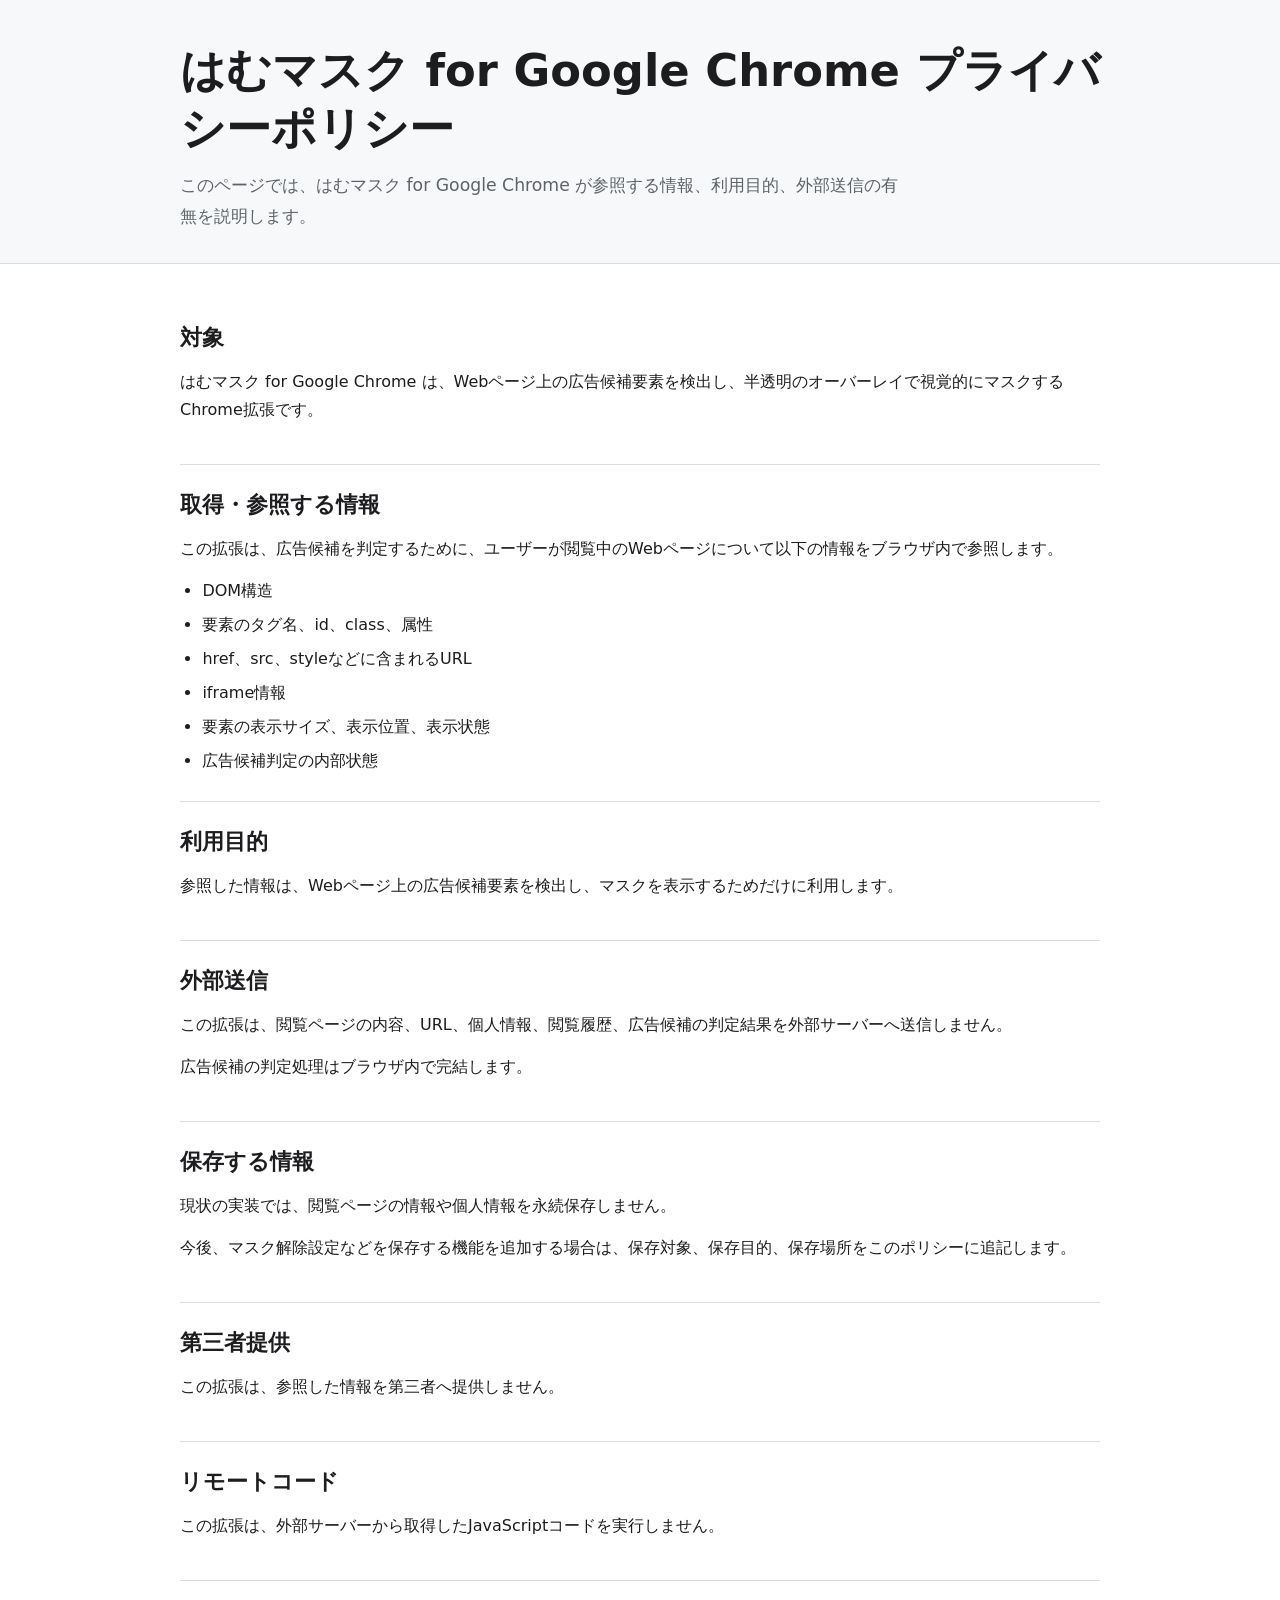
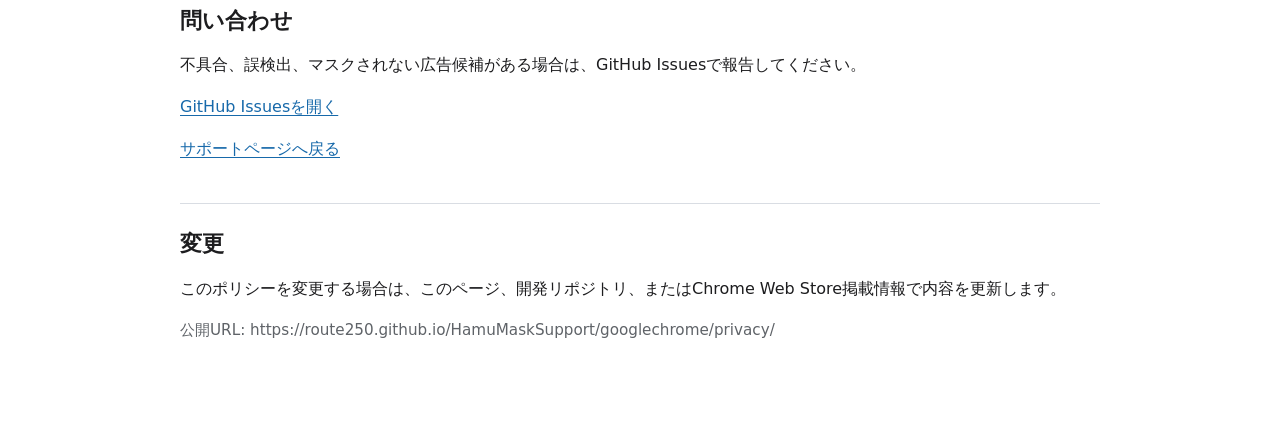
<file: docs/googlechrome/privacy/index.html>
<!doctype html>
<html lang="ja">
<head>
  <meta charset="utf-8">
  <meta name="viewport" content="width=device-width, initial-scale=1">
  <title>はむマスク for Google Chrome プライバシーポリシー</title>
  <meta name="description" content="はむマスク for Google Chrome のプライバシーポリシーです。参照する情報、利用目的、外部送信の有無を説明します。">
  <style>
    :root {
      color-scheme: light;
      --text: #1d1d1f;
      --muted: #5f6368;
      --line: #d9dde3;
      --bg: #ffffff;
      --band: #f6f8fa;
      --accent: #1769aa;
      --accent-dark: #0f4f84;
    }

    * {
      box-sizing: border-box;
    }

    body {
      margin: 0;
      background: var(--bg);
      color: var(--text);
      font-family: system-ui, -apple-system, BlinkMacSystemFont, "Segoe UI", sans-serif;
      font-size: 16px;
      line-height: 1.75;
    }

    a {
      color: var(--accent);
      text-decoration-thickness: 0.08em;
      text-underline-offset: 0.18em;
    }

    a:hover {
      color: var(--accent-dark);
    }

    header {
      border-bottom: 1px solid var(--line);
      background: var(--band);
    }

    main,
    .header-inner {
      width: min(920px, calc(100% - 32px));
      margin: 0 auto;
    }

    .header-inner {
      padding: 42px 0 32px;
    }

    main {
      padding: 34px 0 56px;
    }

    h1,
    h2 {
      line-height: 1.3;
      letter-spacing: 0;
    }

    h1 {
      margin: 0 0 12px;
      font-size: clamp(2rem, 5vw, 2.8rem);
    }

    h2 {
      margin: 0 0 16px;
      font-size: 1.35rem;
    }

    p {
      margin: 0 0 14px;
    }

    ul {
      margin: 0;
      padding-left: 1.4rem;
    }

    li + li {
      margin-top: 6px;
    }

    section {
      padding: 26px 0;
      border-bottom: 1px solid var(--line);
    }

    section:last-child {
      border-bottom: 0;
    }

    .lead,
    .meta {
      color: var(--muted);
    }

    .lead {
      max-width: 720px;
      margin: 0;
      font-size: 1.08rem;
    }

    .meta {
      font-size: 0.95rem;
    }
  </style>
</head>
<body>
  <header>
    <div class="header-inner">
      <h1>はむマスク for Google Chrome プライバシーポリシー</h1>
      <p class="lead">このページでは、はむマスク for Google Chrome が参照する情報、利用目的、外部送信の有無を説明します。</p>
    </div>
  </header>

  <main>
    <section aria-labelledby="about">
      <h2 id="about">対象</h2>
      <p>はむマスク for Google Chrome は、Webページ上の広告候補要素を検出し、半透明のオーバーレイで視覚的にマスクするChrome拡張です。</p>
    </section>

    <section aria-labelledby="referenced-data">
      <h2 id="referenced-data">取得・参照する情報</h2>
      <p>この拡張は、広告候補を判定するために、ユーザーが閲覧中のWebページについて以下の情報をブラウザ内で参照します。</p>
      <ul>
        <li>DOM構造</li>
        <li>要素のタグ名、id、class、属性</li>
        <li>href、src、styleなどに含まれるURL</li>
        <li>iframe情報</li>
        <li>要素の表示サイズ、表示位置、表示状態</li>
        <li>広告候補判定の内部状態</li>
      </ul>
    </section>

    <section aria-labelledby="purpose">
      <h2 id="purpose">利用目的</h2>
      <p>参照した情報は、Webページ上の広告候補要素を検出し、マスクを表示するためだけに利用します。</p>
    </section>

    <section aria-labelledby="external-transfer">
      <h2 id="external-transfer">外部送信</h2>
      <p>この拡張は、閲覧ページの内容、URL、個人情報、閲覧履歴、広告候補の判定結果を外部サーバーへ送信しません。</p>
      <p>広告候補の判定処理はブラウザ内で完結します。</p>
    </section>

    <section aria-labelledby="storage">
      <h2 id="storage">保存する情報</h2>
      <p>現状の実装では、閲覧ページの情報や個人情報を永続保存しません。</p>
      <p>今後、マスク解除設定などを保存する機能を追加する場合は、保存対象、保存目的、保存場所をこのポリシーに追記します。</p>
    </section>

    <section aria-labelledby="third-party">
      <h2 id="third-party">第三者提供</h2>
      <p>この拡張は、参照した情報を第三者へ提供しません。</p>
    </section>

    <section aria-labelledby="remote-code">
      <h2 id="remote-code">リモートコード</h2>
      <p>この拡張は、外部サーバーから取得したJavaScriptコードを実行しません。</p>
    </section>

    <section aria-labelledby="contact">
      <h2 id="contact">問い合わせ</h2>
      <p>不具合、誤検出、マスクされない広告候補がある場合は、GitHub Issuesで報告してください。</p>
      <p><a href="https://github.com/route250/HamuMask-GoogleChrome/issues">GitHub Issuesを開く</a></p>
      <p><a href="../">サポートページへ戻る</a></p>
    </section>

    <section aria-labelledby="changes">
      <h2 id="changes">変更</h2>
      <p>このポリシーを変更する場合は、このページ、開発リポジトリ、またはChrome Web Store掲載情報で内容を更新します。</p>
      <p class="meta">公開URL: https://route250.github.io/HamuMaskSupport/googlechrome/privacy/</p>
    </section>
  </main>
</body>
</html>
</file>
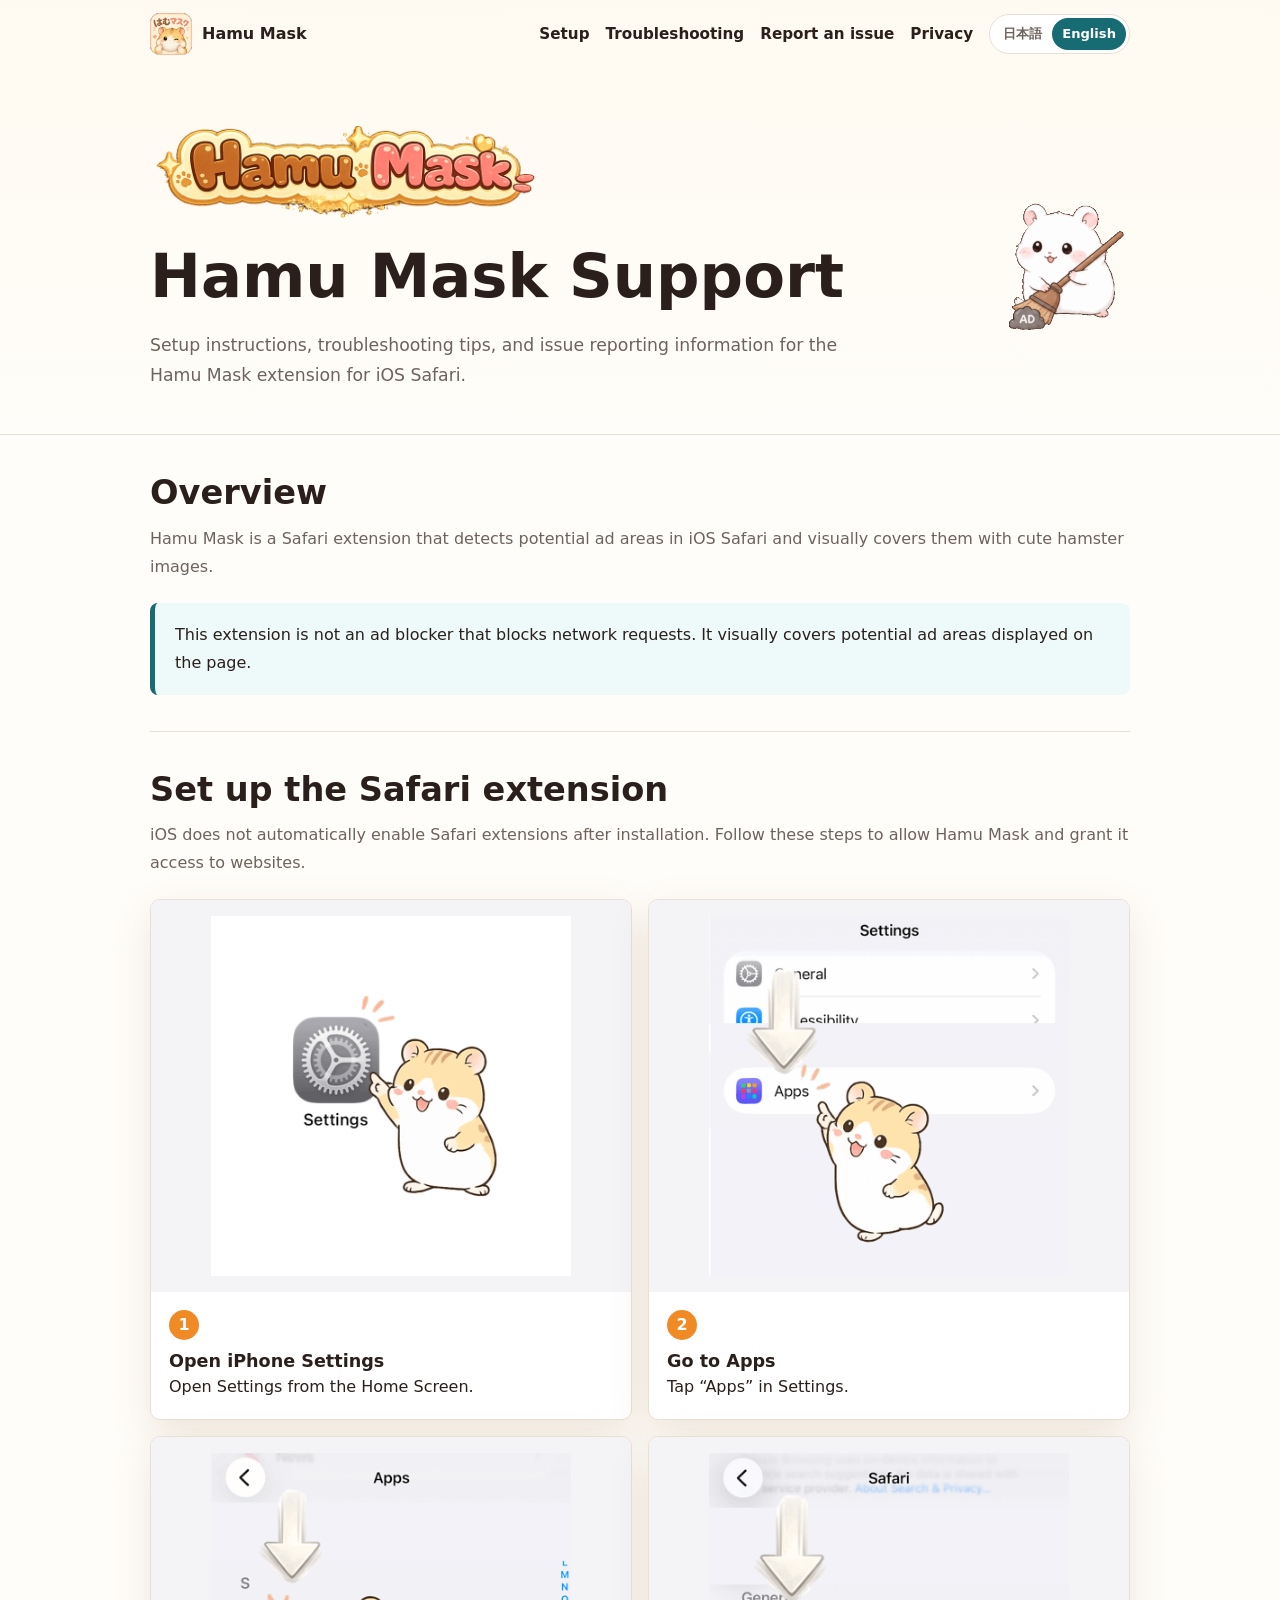
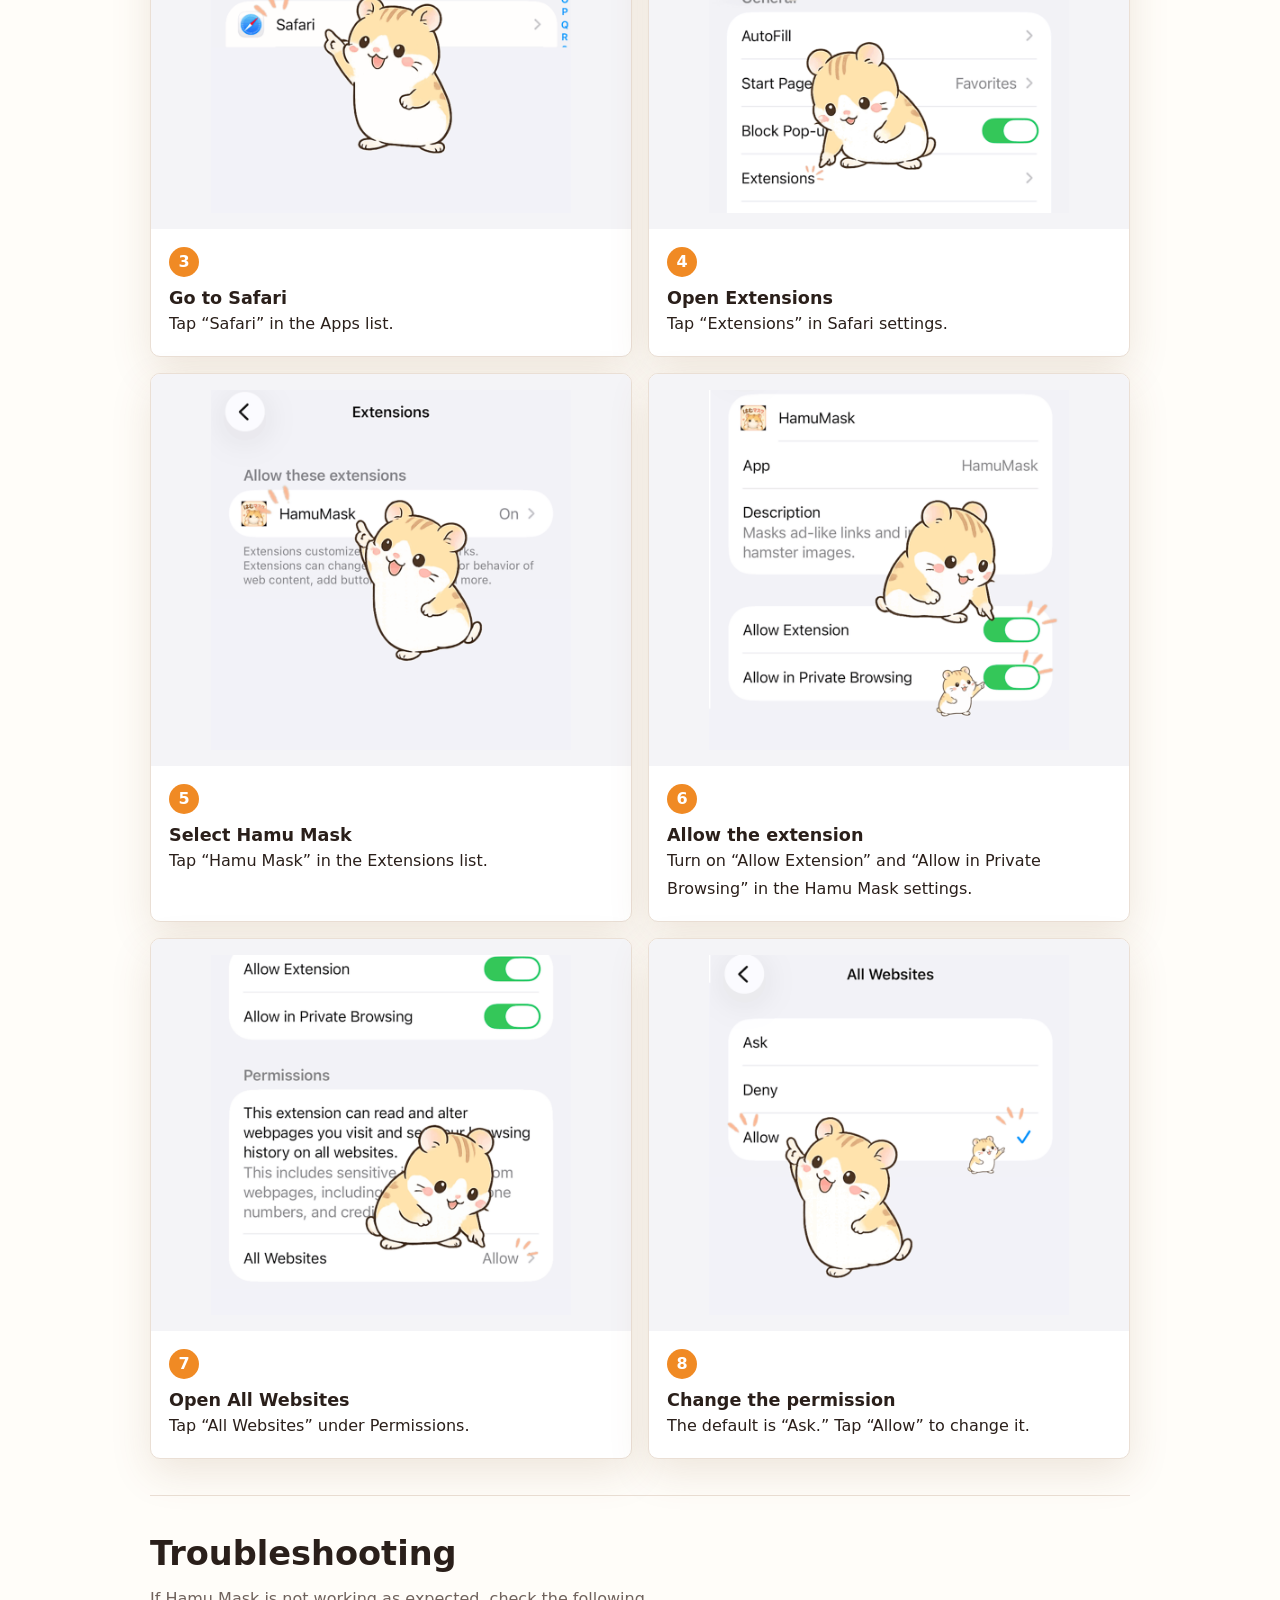
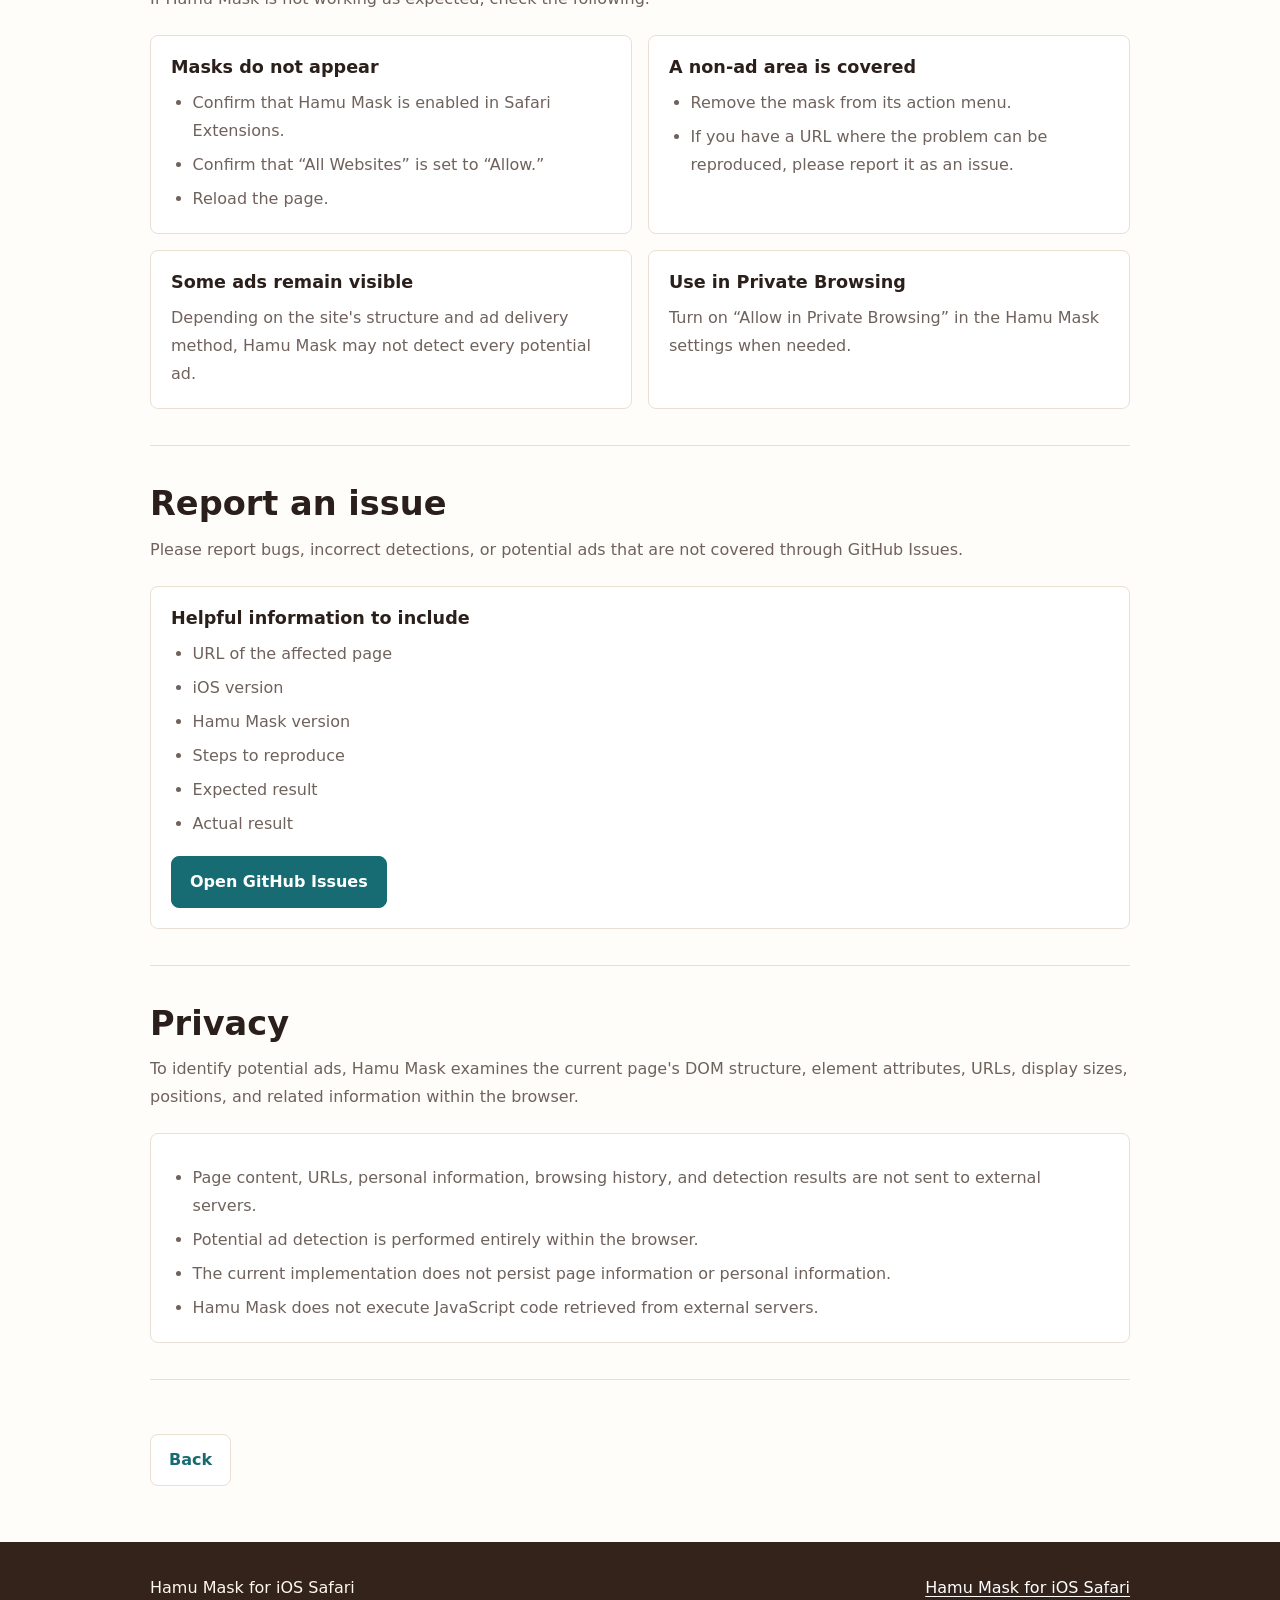
<file: docs/ios/support/index.html>
<!doctype html>
<html lang="ja">
<head>
  <meta charset="utf-8">
  <meta name="viewport" content="width=device-width, initial-scale=1">
  <title>はむマスク サポート</title>
  <meta name="description" content="はむマスク for iOS Safari のサポートページです。設定手順、よくあるトラブル、プライバシー、不具合報告方法を掲載しています。">
  <link rel="icon" href="../assets/hamu-icon-64.png">
  <script>
    (() => {
      let language;
      try {
        language = localStorage.getItem('hamu-mask-language');
      } catch (_) {}
      if (language !== 'ja' && language !== 'en') {
        language = (navigator.languages || [navigator.language]).some((value) => value.toLowerCase().startsWith('ja')) ? 'ja' : 'en';
      }
      document.documentElement.lang = language;
    })();
  </script>
  <link rel="stylesheet" href="../style.css">
</head>
<body class="page-support">
  <header class="site-header">
    <nav class="nav" aria-label="メインナビゲーション" data-ja-aria-label="メインナビゲーション" data-en-aria-label="Main navigation">
      <a class="brand" href="../">
        <img src="../../assets/hamu-icon-64.png" alt="" width="64" height="64">
        <span data-ja="はむマスク" data-en="Hamu Mask">はむマスク</span>
      </a>
      <div class="nav-tools">
        <div class="nav-links">
          <a href="#setup" data-ja="設定手順" data-en="Setup">設定手順</a>
          <a href="#trouble" data-ja="トラブル" data-en="Troubleshooting">トラブル</a>
          <a href="#report" data-ja="不具合報告" data-en="Report an issue">不具合報告</a>
          <a href="#privacy" data-ja="プライバシー" data-en="Privacy">プライバシー</a>
        </div>
        <div class="language-switcher" role="group" aria-label="言語を選択" data-ja-aria-label="言語を選択" data-en-aria-label="Select language">
          <button class="language-button" type="button" data-language="ja" aria-pressed="true">日本語</button>
          <button class="language-button" type="button" data-language="en" aria-pressed="false">English</button>
        </div>
      </div>
    </nav>
    <div class="nav hero">
      <div>
        <img class="title-art" src="../../assets/hamu-title-ja-1203x297.png" data-ja-src="../../assets/hamu-title-ja-1203x297.png" data-en-src="../../assets/hamu-title-en-800x198.png" data-ja-width="1203" data-en-width="800" data-ja-height="297" data-en-height="198" alt="はむマスク" data-ja-alt="はむマスク" data-en-alt="Hamu Mask" width="1203" height="297">
        <h1 data-ja="はむマスク サポート" data-en="Hamu Mask Support">はむマスク サポート</h1>
        <p class="lead" data-ja="iOS Safari拡張機能「はむマスク」の設定方法、困ったときの確認事項、不具合報告方法をまとめています。" data-en="Setup instructions, troubleshooting tips, and issue reporting information for the Hamu Mask extension for iOS Safari.">iOS Safari拡張機能「はむマスク」の設定方法、困ったときの確認事項、不具合報告方法をまとめています。</p>
      </div>
      <img class="mascot" src="../../assets/hamster101-256.png" alt="" width="298" height="298">
    </div>
  </header>

  <main>
    <section id="overview" aria-labelledby="overview-title">
      <div class="section-head">
        <h2 id="overview-title" data-ja="概要" data-en="Overview">概要</h2>
        <p data-ja="はむマスクは、iOS Safariに表示される広告候補領域を検出し、かわいいハムスター画像で視覚的にマスクするSafari拡張機能です。" data-en="Hamu Mask is a Safari extension that detects potential ad areas in iOS Safari and visually covers them with cute hamster images.">はむマスクは、iOS Safariに表示される広告候補領域を検出し、かわいいハムスター画像で視覚的にマスクするSafari拡張機能です。</p>
      </div>
      <div class="note">
        <p data-ja="この拡張機能は、通信を遮断する広告ブロッカーではありません。ページ上に表示された広告候補領域を視覚的にマスクします。" data-en="This extension is not an ad blocker that blocks network requests. It visually covers potential ad areas displayed on the page.">この拡張機能は、通信を遮断する広告ブロッカーではありません。ページ上に表示された広告候補領域を視覚的にマスクします。</p>
      </div>
    </section>

    <section id="setup" aria-labelledby="setup-title">
      <div class="section-head">
        <h2 id="setup-title" data-ja="Safari拡張の設定手順" data-en="Set up the Safari extension">Safari拡張の設定手順</h2>
        <p data-ja="iOSの仕様上、アプリをインストールしただけではSafari側で自動有効化されません。以下の流れで、はむマスクとWebサイトへのアクセスを許可してください。" data-en="iOS does not automatically enable Safari extensions after installation. Follow these steps to allow Hamu Mask and grant it access to websites.">iOSの仕様上、アプリをインストールしただけではSafari側で自動有効化されません。以下の流れで、はむマスクとWebサイトへのアクセスを許可してください。</p>
      </div>
      <div class="steps">
        <article class="step-card">
          <div class="step-image">
            <img src="../assets/setup/step-01-ja-800x800.png" data-ja-src="../assets/setup/step-01-ja-800x800.png" data-en-src="../assets/setup/step-01-en-800x800.png" alt="設定アプリのアイコン" data-ja-alt="設定アプリのアイコン" data-en-alt="Settings app icon" width="800" height="800">
          </div>
          <div class="step-body">
            <span class="step-number">1</span>
            <h3 data-ja="iPhoneの設定を開く" data-en="Open iPhone Settings">iPhoneの設定を開く</h3>
            <p data-ja="ホーム画面から「設定」を開きます。" data-en="Open Settings from the Home Screen.">ホーム画面から「設定」を開きます。</p>
          </div>
        </article>
        <article class="step-card">
          <div class="step-image">
            <img src="../assets/setup/step-02-ja-800x800.png" data-ja-src="../assets/setup/step-02-ja-800x800.png" data-en-src="../assets/setup/step-02-en-800x800.png" alt="設定内のアプリ項目" data-ja-alt="設定内のアプリ項目" data-en-alt="Apps item in Settings" width="800" height="800">
          </div>
          <div class="step-body">
            <span class="step-number">2</span>
            <h3 data-ja="アプリへ進む" data-en="Go to Apps">アプリへ進む</h3>
            <p data-ja="設定の中にある「アプリ」をタップします。" data-en="Tap “Apps” in Settings.">設定の中にある「アプリ」をタップします。</p>
          </div>
        </article>
        <article class="step-card">
          <div class="step-image">
            <img src="../assets/setup/step-03-ja-800x800.png" data-ja-src="../assets/setup/step-03-ja-800x800.png" data-en-src="../assets/setup/step-03-en-800x800.png" alt="アプリ一覧内のSafari項目" data-ja-alt="アプリ一覧内のSafari項目" data-en-alt="Safari in the Apps list" width="800" height="800">
          </div>
          <div class="step-body">
            <span class="step-number">3</span>
            <h3 data-ja="Safariへ進む" data-en="Go to Safari">Safariへ進む</h3>
            <p data-ja="アプリ一覧から「Safari」をタップします。" data-en="Tap “Safari” in the Apps list.">アプリ一覧から「Safari」をタップします。</p>
          </div>
        </article>
        <article class="step-card">
          <div class="step-image">
            <img src="../assets/setup/step-04-ja-800x800.png" data-ja-src="../assets/setup/step-04-ja-800x800.png" data-en-src="../assets/setup/step-04-en-800x800.png" alt="Safari設定内の機能拡張項目" data-ja-alt="Safari設定内の機能拡張項目" data-en-alt="Extensions item in Safari settings" width="800" height="800">
          </div>
          <div class="step-body">
            <span class="step-number">4</span>
            <h3 data-ja="機能拡張を開く" data-en="Open Extensions">機能拡張を開く</h3>
            <p data-ja="Safariの設定にある「機能拡張」をタップします。" data-en="Tap “Extensions” in Safari settings.">Safariの設定にある「機能拡張」をタップします。</p>
          </div>
        </article>
        <article class="step-card">
          <div class="step-image">
            <img src="../assets/setup/step-05-ja-800x646.png" data-ja-src="../assets/setup/step-05-ja-800x646.png" data-en-src="../assets/setup/step-05-en-800x800.png" data-ja-width="800" data-en-width="800" data-ja-height="646" data-en-height="800" alt="機能拡張一覧内のはむマスク項目" data-ja-alt="機能拡張一覧内のはむマスク項目" data-en-alt="Hamu Mask in the Extensions list" width="800" height="646">
          </div>
          <div class="step-body">
            <span class="step-number">5</span>
            <h3 data-ja="はむマスクを選ぶ" data-en="Select Hamu Mask">はむマスクを選ぶ</h3>
            <p data-ja="機能拡張の一覧から「はむマスク」をタップします。" data-en="Tap “Hamu Mask” in the Extensions list.">機能拡張の一覧から「はむマスク」をタップします。</p>
          </div>
        </article>
        <article class="step-card">
          <div class="step-image">
            <img src="../assets/setup/step-06-ja-800x795.png" data-ja-src="../assets/setup/step-06-ja-800x795.png" data-en-src="../assets/setup/step-06-en-800x800.png" data-ja-width="800" data-en-width="800" data-ja-height="795" data-en-height="800" alt="はむマスクの拡張機能許可スイッチ" data-ja-alt="はむマスクの拡張機能許可スイッチ" data-en-alt="Allow Extension switch for Hamu Mask" width="800" height="795">
          </div>
          <div class="step-body">
            <span class="step-number">6</span>
            <h3 data-ja="拡張機能を許可する" data-en="Allow the extension">拡張機能を許可する</h3>
            <p data-ja="はむマスクの設定で「拡張機能を許可」と「プライベートブラウズで許可」をオンにします。" data-en="Turn on “Allow Extension” and “Allow in Private Browsing” in the Hamu Mask settings.">はむマスクの設定で「拡張機能を許可」と「プライベートブラウズで許可」をオンにします。</p>
          </div>
        </article>
        <article class="step-card">
          <div class="step-image">
            <img src="../assets/setup/step-07-ja-800x714.png" data-ja-src="../assets/setup/step-07-ja-800x714.png" data-en-src="../assets/setup/step-07-en-800x800.png" data-ja-width="800" data-en-width="800" data-ja-height="714" data-en-height="800" alt="はむマスクのアクセス権設定" data-ja-alt="はむマスクのアクセス権設定" data-en-alt="Website permissions for Hamu Mask" width="800" height="714">
          </div>
          <div class="step-body">
            <span class="step-number">7</span>
            <h3 data-ja="すべてのWebサイトを開く" data-en="Open All Websites">すべてのWebサイトを開く</h3>
            <p data-ja="アクセス権設定にある「すべてのWebサイト」をタップします。" data-en="Tap “All Websites” under Permissions.">アクセス権設定にある「すべてのWebサイト」をタップします。</p>
          </div>
        </article>
        <article class="step-card">
          <div class="step-image">
            <img src="../assets/setup/step-08-ja-800x502.png" data-ja-src="../assets/setup/step-08-ja-800x502.png" data-en-src="../assets/setup/step-08-en-800x800.png" data-ja-width="800" data-en-width="800" data-ja-height="502" data-en-height="800" alt="すべてのWebサイトが許可になっている画面" data-ja-alt="すべてのWebサイトが許可になっている画面" data-en-alt="All Websites set to Allow" width="800" height="502">
          </div>
          <div class="step-body">
            <span class="step-number">8</span>
            <h3 data-ja="確認状態を変更する" data-en="Change the permission">確認状態を変更する</h3>
            <p data-ja="デフォルトでは「確認」になっているため、「許可」をタップします。" data-en="The default is “Ask.” Tap “Allow” to change it.">デフォルトでは「確認」になっているため、「許可」をタップします。</p>
          </div>
        </article>
      </div>
    </section>

    <section id="trouble" aria-labelledby="trouble-title">
      <div class="section-head">
        <h2 id="trouble-title" data-ja="よくあるトラブル" data-en="Troubleshooting">よくあるトラブル</h2>
        <p data-ja="期待通りに動かない場合は、以下を確認してください。" data-en="If Hamu Mask is not working as expected, check the following.">期待通りに動かない場合は、以下を確認してください。</p>
      </div>
      <div class="grid">
        <article class="panel">
          <h3 data-ja="マスクが表示されない" data-en="Masks do not appear">マスクが表示されない</h3>
          <ul>
            <li data-ja="Safariの機能拡張で、はむマスクが許可されているか確認してください。" data-en="Confirm that Hamu Mask is enabled in Safari Extensions.">Safariの機能拡張で、はむマスクが許可されているか確認してください。</li>
            <li data-ja="「すべてのWebサイト」が「許可」になっているか確認してください。" data-en="Confirm that “All Websites” is set to “Allow.”">「すべてのWebサイト」が「許可」になっているか確認してください。</li>
            <li data-ja="ページを再読み込みしてください。" data-en="Reload the page.">ページを再読み込みしてください。</li>
          </ul>
        </article>
        <article class="panel">
          <h3 data-ja="広告ではない場所がマスクされる" data-en="A non-ad area is covered">広告ではない場所がマスクされる</h3>
          <ul>
            <li data-ja="マスクの操作メニューから解除してください。" data-en="Remove the mask from its action menu.">マスクの操作メニューから解除してください。</li>
            <li data-ja="再現しやすいURLがある場合は、不具合として報告してください。" data-en="If you have a URL where the problem can be reproduced, please report it as an issue.">再現しやすいURLがある場合は、不具合として報告してください。</li>
          </ul>
        </article>
        <article class="panel">
          <h3 data-ja="一部の広告が残る" data-en="Some ads remain visible">一部の広告が残る</h3>
          <p data-ja="サイト構造や広告配信方法によって、すべての広告候補を検出できない場合があります。" data-en="Depending on the site's structure and ad delivery method, Hamu Mask may not detect every potential ad.">サイト構造や広告配信方法によって、すべての広告候補を検出できない場合があります。</p>
        </article>
        <article class="panel">
          <h3 data-ja="プライベートブラウズで使いたい" data-en="Use in Private Browsing">プライベートブラウズで使いたい</h3>
          <p data-ja="必要に応じて、はむマスクの設定で「プライベートブラウズで許可」もオンにしてください。" data-en="Turn on “Allow in Private Browsing” in the Hamu Mask settings when needed.">必要に応じて、はむマスクの設定で「プライベートブラウズで許可」もオンにしてください。</p>
        </article>
      </div>
    </section>

    <section id="report" aria-labelledby="report-title">
      <div class="section-head">
        <h2 id="report-title" data-ja="不具合報告" data-en="Report an issue">不具合報告</h2>
        <p data-ja="不具合、誤検出、マスクされない広告候補がある場合は、GitHub Issuesで報告してください。" data-en="Please report bugs, incorrect detections, or potential ads that are not covered through GitHub Issues.">不具合、誤検出、マスクされない広告候補がある場合は、GitHub Issuesで報告してください。</p>
      </div>
      <div class="panel">
        <h3 data-ja="報告時にあると確認しやすい情報" data-en="Helpful information to include">報告時にあると確認しやすい情報</h3>
        <ul>
          <li data-ja="発生したページのURL" data-en="URL of the affected page">発生したページのURL</li>
          <li data-ja="iOSのバージョン" data-en="iOS version">iOSのバージョン</li>
          <li data-ja="はむマスクのバージョン" data-en="Hamu Mask version">はむマスクのバージョン</li>
          <li data-ja="再現手順" data-en="Steps to reproduce">再現手順</li>
          <li data-ja="期待した結果" data-en="Expected result">期待した結果</li>
          <li data-ja="実際の結果" data-en="Actual result">実際の結果</li>
        </ul>
        <div class="button-row">
          <a class="button" href="https://github.com/route250/HamuMask-iOS/issues" data-ja="GitHub Issuesを開く" data-en="Open GitHub Issues">GitHub Issuesを開く</a>
        </div>
      </div>
    </section>

    <section id="privacy" aria-labelledby="privacy-title">
      <div class="section-head">
        <h2 id="privacy-title" data-ja="プライバシー" data-en="Privacy">プライバシー</h2>
        <p data-ja="はむマスクは、広告候補を判定するために閲覧中のWebページのDOM構造、要素の属性、URL、表示サイズ、表示位置などをブラウザ内で参照します。" data-en="To identify potential ads, Hamu Mask examines the current page's DOM structure, element attributes, URLs, display sizes, positions, and related information within the browser.">はむマスクは、広告候補を判定するために閲覧中のWebページのDOM構造、要素の属性、URL、表示サイズ、表示位置などをブラウザ内で参照します。</p>
      </div>
      <div class="panel">
        <ul>
          <li data-ja="閲覧ページの内容、URL、個人情報、閲覧履歴、広告候補の判定結果を外部サーバーへ送信しません。" data-en="Page content, URLs, personal information, browsing history, and detection results are not sent to external servers.">閲覧ページの内容、URL、個人情報、閲覧履歴、広告候補の判定結果を外部サーバーへ送信しません。</li>
          <li data-ja="広告候補の判定処理はブラウザ内で完結します。" data-en="Potential ad detection is performed entirely within the browser.">広告候補の判定処理はブラウザ内で完結します。</li>
          <li data-ja="現状の実装では、閲覧ページの情報や個人情報を永続保存しません。" data-en="The current implementation does not persist page information or personal information.">現状の実装では、閲覧ページの情報や個人情報を永続保存しません。</li>
          <li data-ja="外部サーバーから取得したJavaScriptコードを実行しません。" data-en="Hamu Mask does not execute JavaScript code retrieved from external servers.">外部サーバーから取得したJavaScriptコードを実行しません。</li>
        </ul>
      </div>
    </section>

    <section aria-labelledby="pages-title">
      <div class="button-row">
        <a class="button secondary" href="../" data-ja="戻る" data-en="Back">戻る</a>
      </div>
    </section>
  </main>

  <footer class="footer">
    <div class="footer-inner">
      <p data-ja="はむマスク for iOS Safari" data-en="Hamu Mask for iOS Safari">はむマスク for iOS Safari</p>
      <p><a href="../" data-ja="はむマスク for iOS Safari" data-en="Hamu Mask for iOS Safari">はむマスク for iOS Safari</a></p>
    </div>
  </footer>
  <script>
    (() => {
      const pageMetadata = {
        ja: {
          title: 'はむマスク サポート',
          description: 'はむマスク for iOS Safari のサポートページです。設定手順、よくあるトラブル、プライバシー、不具合報告方法を掲載しています。'
        },
        en: {
          title: 'Hamu Mask Support',
          description: 'Support for Hamu Mask for iOS Safari, including setup instructions, troubleshooting, privacy information, and issue reporting.'
        }
      };

      const setLanguage = (language, save = false) => {
        const selected = language === 'ja' ? 'ja' : 'en';
        document.documentElement.lang = selected;
        document.title = pageMetadata[selected].title;
        document.querySelector('meta[name="description"]').content = pageMetadata[selected].description;

        document.querySelectorAll('[data-ja][data-en]').forEach((element) => {
          element.textContent = element.dataset[selected];
        });
        ['aria-label', 'alt'].forEach((attribute) => {
          document.querySelectorAll(`[data-ja-${attribute}][data-en-${attribute}]`).forEach((element) => {
            const dataKey = selected + attribute.split('-').map((part) => part[0].toUpperCase() + part.slice(1)).join('');
            element.setAttribute(attribute, element.dataset[dataKey]);
          });
        });
        document.querySelectorAll('[data-ja-src][data-en-src]').forEach((image) => {
          image.src = image.dataset[selected + 'Src'];
          const width = image.dataset[selected + 'Width'];
          const height = image.dataset[selected + 'Height'];
          if (width) image.width = Number(width);
          if (height) image.height = Number(height);
        });
        document.querySelectorAll('[data-language]').forEach((button) => {
          button.setAttribute('aria-pressed', String(button.dataset.language === selected));
        });

        if (save) {
          try {
            localStorage.setItem('hamu-mask-language', selected);
          } catch (_) {}
        }
      };

      document.querySelectorAll('[data-language]').forEach((button) => {
        button.addEventListener('click', () => setLanguage(button.dataset.language, true));
      });
      setLanguage(document.documentElement.lang);
    })();
  </script>
</body>
</html>
</file>
<file: docs/ios/style.css>
:root {
  color-scheme: light;
  --text: #2a1f1a;
  --muted: #6f625c;
  --line: #eadfd5;
  --bg: #fffdf9;
  --band: #fff5e8;
  --surface: #ffffff;
  --accent: #f08a24;
  --accent-dark: #bf6515;
  --support: #176b72;
  --support-dark: #10535a;
}

* {
  box-sizing: border-box;
}

html {
  overflow-x: hidden;
  scroll-behavior: smooth;
}

body {
  margin: 0;
  overflow-x: hidden;
  background: var(--bg);
  color: var(--text);
  font-family: system-ui, -apple-system, BlinkMacSystemFont, "Segoe UI", sans-serif;
  font-size: 16px;
  line-height: 1.75;
}

img {
  display: block;
  max-width: 100%;
  height: auto;
}

a {
  color: var(--support);
  text-decoration-thickness: 0.08em;
  text-underline-offset: 0.18em;
}

a:hover {
  color: var(--support-dark);
}

.nav {
  display: flex;
  align-items: center;
  justify-content: space-between;
  gap: 20px;
  min-height: 68px;
  margin: 0 auto;
}

.brand {
  display: inline-flex;
  align-items: center;
  gap: 10px;
  color: var(--text);
  text-decoration: none;
  font-weight: 800;
}

.brand img {
  width: 42px;
  height: 42px;
  border-radius: 10px;
}

.nav-links {
  display: flex;
  font-size: 0.95rem;
  font-weight: 700;
}

.nav-links a {
  color: var(--text);
  text-decoration: none;
}

.nav-links a:hover {
  color: var(--accent-dark);
}

.nav-tools {
  display: flex;
  align-items: center;
}

.language-switcher {
  display: inline-flex;
  flex: 0 0 auto;
  padding: 3px;
  border: 1px solid var(--line);
  border-radius: 999px;
  background: var(--surface);
}

.language-button {
  min-height: 32px;
  padding: 4px 10px;
  border: 0;
  border-radius: 999px;
  background: transparent;
  color: var(--muted);
  font: inherit;
  font-size: 0.82rem;
  font-weight: 700;
  cursor: pointer;
}

.language-button[aria-pressed="true"] {
  background: var(--support);
  color: #ffffff;
}

.language-button:focus-visible {
  outline: 3px solid rgba(23, 107, 114, 0.28);
  outline-offset: 2px;
}

h1,
h2,
h3 {
  margin: 0;
  letter-spacing: 0;
}

p {
  margin: 0;
}

.button-row {
  display: flex;
  flex-wrap: wrap;
  gap: 12px;
}

.button {
  display: inline-flex;
  align-items: center;
  justify-content: center;
  min-height: 48px;
  padding: 11px 18px;
  border: 1px solid var(--support);
  border-radius: 8px;
  background: var(--support);
  color: #ffffff;
  font-weight: 800;
  text-decoration: none;
}

.button:hover {
  border-color: var(--support-dark);
  background: var(--support-dark);
  color: #ffffff;
}

.button.secondary {
  border-color: var(--line);
  background: var(--surface);
  color: var(--support);
}

.button.secondary:hover {
  border-color: var(--support);
  background: #f7fffd;
  color: var(--support-dark);
}

.app-store-button {
  display: inline-flex;
  align-items: center;
  gap: 12px;
  color: var(--support);
  font-weight: 800;
  text-decoration: none;
  white-space: nowrap;
}

.app-store-button:hover {
  color: var(--support-dark);
}

.app-store-button img {
  flex: 0 0 auto;
  width: 40px;
  height: 40px;
}

.step-number {
  display: inline-flex;
  align-items: center;
  justify-content: center;
  width: 30px;
  height: 30px;
  margin-bottom: 10px;
  border-radius: 999px;
  background: var(--accent);
  color: #ffffff;
  font-weight: 800;
}

.footer {
  background: #33231a;
  color: #fff8ef;
}

.footer-inner {
  display: flex;
  align-items: center;
  justify-content: space-between;
  gap: 24px;
  margin: 0 auto;
}

.footer a {
  color: #ffffff;
}

.meta {
  color: var(--muted);
  font-size: 0.95rem;
}

/* Landing page */

.page-landing {
  --shadow: 0 18px 50px rgba(125, 79, 28, 0.16);
}

.page-landing .site-header {
  position: sticky;
  top: 0;
  z-index: 10;
  border-bottom: 1px solid rgba(234, 223, 213, 0.82);
  background: rgba(255, 253, 249, 0.92);
  backdrop-filter: blur(16px);
}

.page-landing .nav {
  width: min(1120px, calc(100% - 32px));
}

.page-landing .nav-links {
  align-items: center;
  gap: 18px;
}

.page-landing .nav-tools {
  gap: 18px;
}

.page-landing main {
  overflow: hidden;
}

.page-landing .hero {
  background:
    radial-gradient(circle at 18% 12%, rgba(240, 138, 36, 0.16), transparent 30%),
    linear-gradient(180deg, #fffaf1 0%, #fffdf9 74%);
}

.page-landing .hero-inner {
  display: grid;
  grid-template-columns: minmax(0, 1fr) minmax(320px, 480px);
  align-items: center;
  gap: 54px;
  width: min(1120px, calc(100% - 32px));
  min-height: calc(100svh - 68px);
  margin: 0 auto;
  padding: 58px 0 46px;
}

.page-landing .title-art {
  width: min(480px, 100%);
  margin-bottom: 24px;
}

.page-landing h1,
.page-landing h2,
.page-landing h3 {
  line-height: 1.25;
}

.page-landing h1 {
  margin-bottom: 16px;
  font-size: clamp(2.35rem, 7vw, 4.9rem);
}

.page-landing h2 {
  font-size: clamp(1.7rem, 4vw, 2.7rem);
}

.page-landing h3 {
  font-size: 1.18rem;
}

.visually-hidden {
  position: absolute;
  width: 1px;
  height: 1px;
  padding: 0;
  overflow: hidden;
  clip: rect(0, 0, 0, 0);
  white-space: nowrap;
  border: 0;
}

.page-landing .lead {
  max-width: 620px;
  color: var(--muted);
  font-size: clamp(1.08rem, 2.2vw, 1.35rem);
  line-height: 1.8;
}

.page-landing .hero-actions {
  display: flex;
  flex-wrap: wrap;
  gap: 12px;
  margin-top: 26px;
}

.page-landing .button-row {
  margin-top: 26px;
}

.page-landing .hero-visual {
  position: relative;
  justify-self: center;
  width: min(430px, 100%);
}

.page-landing .hero-visual img {
  border-radius: 28px;
  box-shadow: var(--shadow);
}

.page-landing .section {
  width: min(1120px, calc(100% - 32px));
  margin: 0 auto;
  padding: 72px 0;
}

.page-landing .section + .section {
  border-top: 1px solid var(--line);
}

.page-landing .section-head {
  max-width: 760px;
  margin-bottom: 34px;
}

.page-landing .section-head p {
  margin-top: 12px;
  color: var(--muted);
  font-size: 1.06rem;
}

.page-landing .feature-grid {
  display: grid;
  grid-template-columns: repeat(3, minmax(0, 1fr));
  gap: 16px;
}

.page-landing .feature {
  min-height: 100%;
  padding: 22px;
  border: 1px solid var(--line);
  border-radius: 8px;
  background: var(--surface);
}

.page-landing .feature img {
  width: 70px;
  height: 70px;
  margin-bottom: 16px;
  object-fit: contain;
}

.page-landing .feature p {
  margin-top: 8px;
  color: var(--muted);
}

.page-landing .split {
  display: grid;
  grid-template-columns: minmax(0, 1fr) minmax(280px, 420px);
  align-items: center;
  gap: 42px;
}

.page-landing .split.reverse {
  grid-template-columns: minmax(280px, 420px) minmax(0, 1fr);
}

.page-landing .visual-card {
  padding: 12px;
  border: 1px solid var(--line);
  border-radius: 12px;
  background: var(--surface);
  box-shadow: var(--shadow);
}

.page-landing .visual-card img {
  border-radius: 8px;
}

.page-landing .steps {
  display: grid;
  grid-template-columns: repeat(3, minmax(0, 1fr));
  gap: 14px;
  margin-top: 22px;
}

.page-landing .step {
  padding: 18px;
  border-radius: 8px;
  background: var(--band);
}

.page-landing .note {
  padding: 20px 22px;
  border-left: 5px solid var(--support);
  border-radius: 8px;
  background: #eefafa;
}

.page-landing .footer-inner {
  width: min(1120px, calc(100% - 32px));
  padding: 36px 0;
}

/* Support page */

.page-support {
  --shadow: 0 14px 40px rgba(125, 79, 28, 0.13);
}

.page-support .site-header {
  border-bottom: 1px solid var(--line);
  background: linear-gradient(180deg, #fffaf1 0%, #fffdf9 100%);
}

.page-support .nav,
.page-support main {
  width: min(980px, calc(100% - 32px));
  margin: 0 auto;
}

.page-support .nav-links {
  flex-wrap: wrap;
  gap: 16px;
}

.page-support .nav-tools {
  gap: 16px;
}

.page-support .hero {
  display: grid;
  grid-template-columns: minmax(0, 1fr) 160px;
  align-items: center;
  gap: 30px;
  padding: 54px 0 44px;
}

.page-support .title-art {
  width: min(390px, 100%);
  margin-bottom: 18px;
}

.page-support h1,
.page-support h2,
.page-support h3 {
  line-height: 1.3;
}

.page-support h1 {
  margin-bottom: 14px;
  font-size: clamp(2.2rem, 6vw, 3.8rem);
}

.page-support h2 {
  font-size: clamp(1.45rem, 3.4vw, 2.1rem);
}

.page-support h3 {
  font-size: 1.1rem;
}

.page-support ul,
.page-support ol {
  margin: 0;
  padding-left: 1.35rem;
}

.page-support li + li {
  margin-top: 6px;
}

.page-support .lead {
  max-width: 720px;
  color: var(--muted);
  font-size: 1.08rem;
}

.page-support .mascot {
  justify-self: center;
  width: 150px;
}

.page-support section {
  padding: 36px 0;
  border-top: 1px solid var(--line);
}

.page-support section:first-of-type {
  border-top: 0;
}

.page-support .section-head {
  margin-bottom: 22px;
}

.page-support .section-head p {
  margin-top: 10px;
  color: var(--muted);
}

.page-support .note {
  margin-top: 18px;
  padding: 18px 20px;
  border-left: 5px solid var(--support);
  border-radius: 8px;
  background: #eefafa;
}

.page-support .steps {
  display: grid;
  grid-template-columns: repeat(2, minmax(0, 1fr));
  gap: 16px;
}

.page-support .step-card {
  overflow: hidden;
  min-width: 0;
  border: 1px solid var(--line);
  border-radius: 10px;
  background: var(--surface);
  box-shadow: var(--shadow);
}

.page-support .step-image {
  display: grid;
  place-items: center;
  min-height: 220px;
  padding: 16px;
  background: #f4f4f7;
}

.page-support .step-image img {
  width: 100%;
  max-height: 360px;
  object-fit: contain;
}

.page-support .step-body {
  padding: 18px;
}

.page-support .grid {
  display: grid;
  grid-template-columns: repeat(2, minmax(0, 1fr));
  gap: 16px;
}

.page-support .panel {
  padding: 20px;
  border: 1px solid var(--line);
  border-radius: 8px;
  background: var(--surface);
}

.page-support .panel p,
.page-support .panel ul {
  margin-top: 10px;
  color: var(--muted);
}

.page-support .button-row {
  margin-top: 18px;
}

.page-support .footer {
  margin-top: 20px;
}

.page-support .footer-inner {
  width: min(980px, calc(100% - 32px));
  padding: 32px 0;
}

@media (max-width: 820px) {
  .page-landing .nav {
    align-items: flex-start;
    flex-direction: column;
    min-height: auto;
    padding: 12px 0;
  }

  .page-landing .nav-links {
    gap: 14px;
    overflow-x: auto;
    width: 100%;
    padding-bottom: 2px;
    white-space: nowrap;
  }

  .page-landing .nav-tools {
    align-items: flex-start;
    flex-direction: column-reverse;
    gap: 10px;
    width: 100%;
  }

  .page-landing .hero-inner,
  .page-landing .split,
  .page-landing .split.reverse {
    grid-template-columns: 1fr;
  }

  .page-landing .hero-inner {
    min-height: auto;
    padding-top: 42px;
  }

  .page-landing .hero-visual {
    width: min(360px, 100%);
  }

  .page-landing .feature-grid,
  .page-landing .steps {
    grid-template-columns: 1fr;
  }

  .page-landing .section {
    padding: 52px 0;
  }

  .page-landing .footer-inner {
    align-items: flex-start;
    flex-direction: column;
  }
}

@media (max-width: 760px) {
  .page-support .nav {
    align-items: flex-start;
    flex-direction: column;
    min-height: auto;
    padding: 12px 0;
  }

  .page-support .nav-links {
    gap: 14px;
  }

  .page-support .nav-tools {
    align-items: flex-start;
    flex-direction: column-reverse;
    gap: 10px;
    width: 100%;
  }

  .page-support .hero,
  .page-support .steps,
  .page-support .grid {
    grid-template-columns: 1fr;
  }

  .page-support .hero {
    padding-top: 38px;
  }

  .page-support .mascot {
    justify-self: start;
    width: 110px;
  }

  .page-support .step-image {
    min-height: 170px;
  }

  .page-support .step-image img {
    max-height: 300px;
  }

  .page-support .footer-inner {
    align-items: flex-start;
    flex-direction: column;
  }
}
</file>
